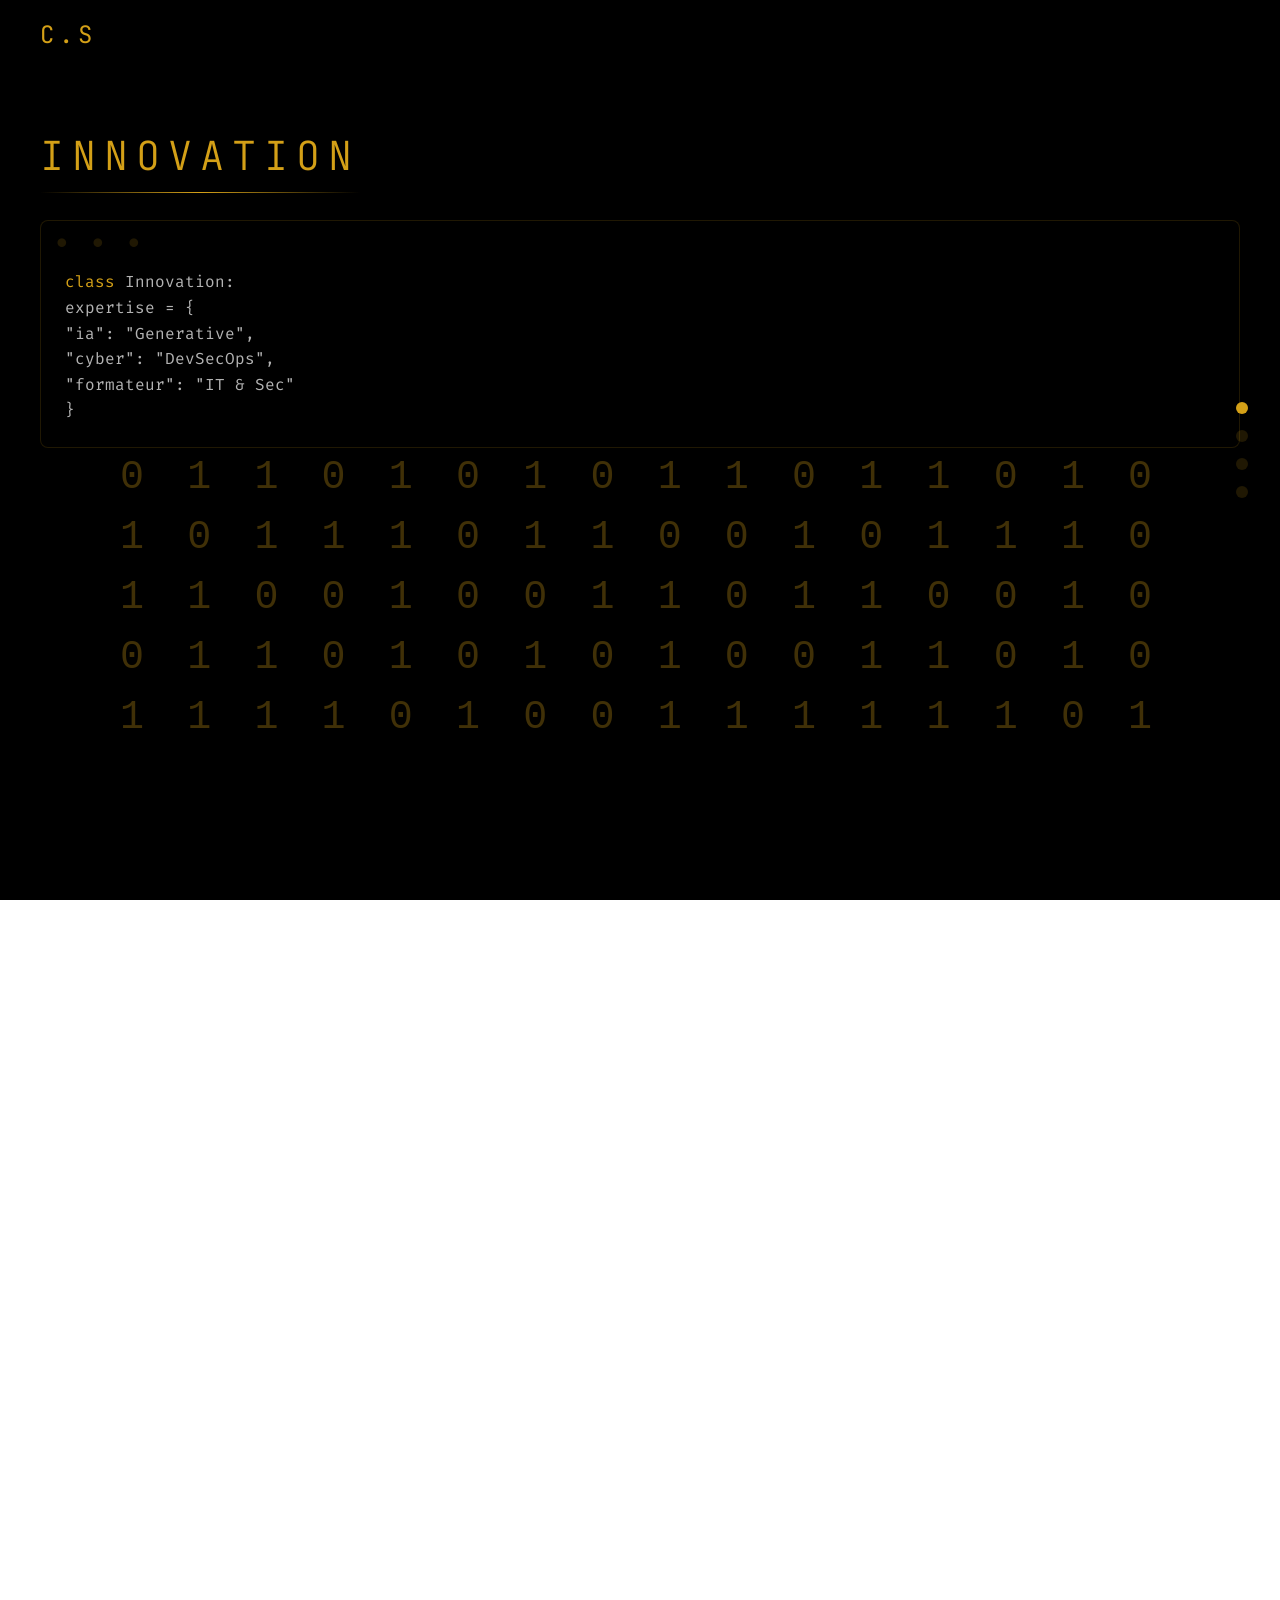
<file: index.html>
<!DOCTYPE html>
<html lang="fr">
<head>
  <meta charset="UTF-8">
  <meta name="viewport" content="width=device-width, initial-scale=1">
  <title>Clément Serriere • Innovation IT</title>

  <link rel="preconnect" href="https://fonts.cdnfonts.com">
  <link rel="stylesheet" href="https://fonts.cdnfonts.com/css/cyberpunk-is-not-dead">
  <link href="https://cdnjs.cloudflare.com/ajax/libs/font-awesome/6.5.1/css/all.min.css" rel="stylesheet">
  <link href="https://fonts.googleapis.com/css2?family=JetBrains+Mono:wght@300;400&display=swap&v=3.0.3" rel="stylesheet">
  <link href="https://fonts.googleapis.com/css2?family=Fira+Code:wght@400;500&display=swap" rel="stylesheet">

  <!-- Lien vers la feuille de style -->
  <link rel="stylesheet" href="css/styles.css">
</head>

<body>
  <div class="background-overlay"></div>
  <div class="matrix"></div>

  <header>
    <nav class="nav">
      <a class="logo" href="#">C.S</a>
    </nav>
  </header>

  <nav class="dots">
    <div class="orb" data-section="intro"></div>
    <div class="orb" data-section="expertise"></div>
    <div class="orb" data-section="tech"></div>
    <div class="orb" data-section="creation"></div>
  </nav>

  <main>

    <!-- Section #intro -->
    <section id="intro">
      <div class="container">
        <h1 class="title">Innovation</h1>

        <div class="code">
          <div class="fade typing">
            <span>class</span> Innovation:<br>
            expertise = {<br>
              "ia": "Generative",<br>
              "cyber": "DevSecOps",<br>
              "formateur": "IT & Sec"<br>
            }<br>
          </div>
          <div class="section-visual">
          </div>
        </div>
				
		<svg viewBox="0 0 300 80" xmlns="http://www.w3.org/2000/svg" preserveAspectRatio="none">
		  <defs>
			<!-- Zone d’affichage -->
			<clipPath id="scrollMask">
			  <rect x="0" y="0" width="300" height="80"></rect>
			</clipPath>
		  </defs>

		  <style>
			text {
			  fill: rgba(212,160,23,0.3);
			  font-family: monospace;
			  font-size: 10px;
			  letter-spacing: 0.15rem;
			}
			/* Le groupe va défiler verticalement de façon continue */
			#scrollGroup {
			  animation: infiniteScroll 5s linear infinite;
			}
			@keyframes infiniteScroll {
			  0%   { transform: translateY(0); }
			  100% { transform: translateY(-120px); }
			}
		  </style>

		  <!-- On masque tout ce qui sort de 300x80 -->
		  <g clip-path="url(#scrollMask)" id="scrollGroup">
			<!-- Premier bloc de lignes (0->80) -->
			<text x="20" y="10">0 1 1 0 1 0 1 0 1 1 0 1 1 0 1 0</text>
			<text x="20" y="25">1 0 1 1 1 0 1 1 0 0 1 0 1 1 1 0</text>
			<text x="20" y="40">1 1 0 0 1 0 0 1 1 0 1 1 0 0 1 0</text>
			<text x="20" y="55">0 1 1 0 1 0 1 0 1 0 0 1 1 0 1 0</text>
			<text x="20" y="70">1 1 1 1 0 1 0 0 1 1 1 1 1 1 0 1</text>

			<!-- Deuxième bloc identique (80->160), pour le défilement sans “vide” -->
			<text x="20" y="90">0 1 1 0 1 0 1 0 1 1 0 1 1 0 1 0</text>
			<text x="20" y="105">1 0 1 1 1 0 1 1 0 0 1 0 1 1 1 0</text>
			<text x="20" y="120">1 1 0 0 1 0 0 1 1 0 1 1 0 0 1 0</text>
			<text x="20" y="135">0 1 1 0 1 0 1 0 1 0 0 1 1 0 1 0</text>
			<text x="20" y="150">1 1 1 1 0 1 0 0 1 1 1 1 1 1 0 1</text>
		  </g>
		</svg>
		
      </div>
    </section>

    <!-- Section #expertise -->
    <section id="expertise">
      <div class="container">
        <h2 class="title">Expertise</h2>
        <div class="grid">
          
          <!-- IA (avec circuit zigzag) -->
          <div class="card">
            <h3>Intelligence Artificielle</h3>
            <p>Génératif, Architectures RAG, LLM, ELK stack</p>
            <div class="skills">
              <span class="item pulse">IT</span>
              <span class="item pulse">Python</span>
              <span class="item pulse">Deep Learning</span>
            </div>
            <!-- Circuit animé -->
            <svg viewBox="0 0 400 200" preserveAspectRatio="none" xmlns="http://www.w3.org/2000/svg">
              <defs>
                <linearGradient id="circuitGradient" x1="0%" y1="0%" x2="100%" y2="0%">
                  <stop offset="0%" stop-color="rgba(212,160,23,0)" />
                  <stop offset="50%" stop-color="rgba(212,160,23,0.7)">
                    <animate attributeName="offset"
                             values="0;1;0"
                             dur="2.5s"
                             repeatCount="indefinite" />
                  </stop>
                  <stop offset="100%" stop-color="rgba(212,160,23,0)" />
                </linearGradient>
              </defs>
              <style>
                path {
                  stroke: url(#circuitGradient);
                  stroke-width: 2;
                  fill: none;
                  stroke-linecap: round;
                  stroke-dasharray: 6;
                  stroke-dashoffset: 30;
                  animation: dashMove 2s linear infinite;
                }
                @keyframes dashMove {
                  to { stroke-dashoffset: 0; }
                }
              </style>
              <path d="M50,100 H100 V50 H150 V150
                       H200 V75 H250 V125 H300 V50 H350"/>
            </svg>
          </div>

          <!-- Cybersécurité (avec Mandala) -->
          <div class="card">
            <h3>Cybersécurité</h3>
            <p>Analyse, Protection, Formation</p>
            <div class="skills">
              <span class="item">Ethical Hacking</span>
              <span class="item">Sécurité Offensive</span>
              <span class="item">DevSecOps</span>
            </div>
            <!-- Mandala stylisé, correctement centré -->
            <svg viewBox="0 0 400 200" preserveAspectRatio="xMidYMid meet" xmlns="http://www.w3.org/2000/svg">
              <style>
                circle {
                  fill: rgba(212,160,23,0.1);
                  stroke: rgba(212,160,23,0.7);
                  stroke-width: 2;
                }
                .ring {
                  animation: rotateRing 8s linear infinite;
                  transform-origin: 200px 100px; /* Centre du viewBox */
                }
                .pulse {
                  animation: pulseMandala 4s ease-in-out infinite;
                }
                @keyframes rotateRing {
                  0%   { transform: rotate(0deg); }
                  100% { transform: rotate(360deg); }
                }
                @keyframes pulseMandala {
                  0%, 100% { r: 10; }
                  50% { r: 15; }
                }
              </style>
              <!-- Cercle central pulsant, centré sur (200,100) -->
              <circle cx="200" cy="100" r="10" class="pulse" />
              <!-- Anneau tournant (4 cercles autour) -->
              <g class="ring">
                <circle cx="130" cy="100" r="5" />
                <circle cx="200" cy="40"  r="5" />
                <circle cx="270" cy="100" r="5" />
                <circle cx="200" cy="160" r="5" />
              </g>
            </svg>
          </div>

        </div>
      </div>
    </section>

    <!-- Section #tech -->
    <section id="tech">
      <div class="container">
        <h2 class="title">Technologies</h2>

        <div class="section-visual">
          <!-- (Optionnel) Vous pouvez ajouter un SVG de fond ici si nécessaire -->
        </div>

        <div class="grid">
          
          <!-- Infrastructure (Serveur clignotant HORIZONTAL) -->
          <div class="card">
            <h3>Infrastructure</h3>
            <div class="skills">
              <span class="item pulse">Networks</span>
              <span class="item pulse">Linux</span>
              <span class="item pulse">Windows/Server</span>
              <span class="item glow">Docker</span>
            </div>
            <!-- Serveur Clignotant, LED alignées horizontalement -->
            <svg viewBox="0 0 400 200" preserveAspectRatio="none" xmlns="http://www.w3.org/2000/svg">
              <style>
                /* Réutilise blinkLED, LED clignotent en décalé */
                .led {
                  fill: rgba(212,160,23,0.7);
                  animation: blinkLED 2s infinite;
                }
                .led:nth-child(odd) {
                  animation-delay: 1s;
                }
                @keyframes blinkLED {
                  0%, 100% {
                    opacity: 0.3;
                  }
                  50% {
                    opacity: 1;
                  }
                }
              </style>
              <!-- 5 voyants alignés horizontalement (même y=100, x progressif) -->
              <circle cx="80"  cy="100" r="5" class="led" />
              <circle cx="120" cy="100" r="5" class="led" />
              <circle cx="160" cy="100" r="5" class="led" />
              <circle cx="200" cy="100" r="5" class="led" />
              <circle cx="240" cy="100" r="5" class="led" />
            </svg>
          </div>

          <!-- Développement (Forme qui passe carré -> cercle) -->
          <div class="card">
            <h3>Développement</h3>
            <div class="skills">
              <span class="item pulse">Python</span>
              <span class="item pulse">API</span>
              <span class="item pulse">Automatisation</span>
              <span class="item glow">Full-Stack</span>
            </div>
            <svg viewBox="0 0 400 200" preserveAspectRatio="none" xmlns="http://www.w3.org/2000/svg">
              <style>
                rect {
                  fill: rgba(212,160,23,0.4);
                  stroke: rgba(212,160,23,0.8);
                  stroke-width: 2;
                  rx: 0;
                  ry: 0;
                  transform-origin: 200px 100px; /* Centre */
                  animation: shapeSpin 4s infinite ease-in-out;
                }
                @keyframes shapeSpin {
                  0% {
                    transform: rotate(0deg);
                    rx: 0; ry: 0;
                  }
                  50% {
                    transform: rotate(180deg);
                    rx: 50; ry: 50; /* devient un cercle */
                  }
                  100% {
                    transform: rotate(360deg);
                    rx: 0; ry: 0;
                  }
                }
              </style>
              <!-- Rectangle centré dans 400x200 -->
              <rect x="150" y="50" width="100" height="100" />
            </svg>
          </div>

        </div>
      </div>
    </section>

    <!-- Section #creation -->
    <section id="creation">
      <div class="container">
        <h2 class="title">Création</h2>

        <div class="section-visual">
          <!-- (Optionnel) Un SVG de décor supplémentaire -->
        </div>

        <div class="grid">
          <div class="card">
            <a class="anchor" href="https://github.com/feelthefonk">
              <h3>Digital <i class="fab fa-github"></i></h3>
              <p>Design • Innovation • Harmonie</p>
            </a>
          </div>
            <!-- Triple vague animée -->
            <svg viewBox="0 0 400 200" preserveAspectRatio="none" xmlns="http://www.w3.org/2000/svg">
              <style>
                path {
                  fill: none;
                  stroke: rgba(212,160,23,0.6);
                  stroke-width: 2;
                  animation: waveShift 6s ease-in-out infinite;
                }
                path:nth-child(2) {
                  stroke: rgba(212,160,23,0.4);
                  animation-delay: 2s;
                }
                path:nth-child(3) {
                  stroke: rgba(212,160,23,0.8);
                  animation-delay: 4s;
                }
                @keyframes waveShift {
                  0%, 100% {
                    d: path("M0,100 C100,50 300,150 400,100");
                  }
                  50% {
                    d: path("M0,100 C100,150 300,50 400,100");
                  }
                }
              </style>
              <path d="M0,100 C100,50 300,150 400,100" />
              <path d="M0,100 C100,50 300,150 400,100" />
              <path d="M0,100 C100,50 300,150 400,100" />
            </svg>
          <div class="card">
            <a class="anchor" href="https://soundcloud.com/clement-serriere">
              <h3>Musique <i class="fab fa-soundcloud"></i></h3>
              <p>Jazz • Funk • Underground</p>
            </a>
          </div>
        </div>
      </div>
    </section>
  </main>

  <footer>
    <div class="social">
      <a class="icon" href="https://github.com/feelthefonk">
        <i class="fab fa-github"></i>
      </a>
      <a class="icon" href="https://soundcloud.com/clement-serriere">
        <i class="fab fa-soundcloud"></i>
      </a>
    </div>
  </footer>

  <!-- Votre scripts.js -->
  <script src="js/scripts.js"></script>
</body>
</html>
</file>
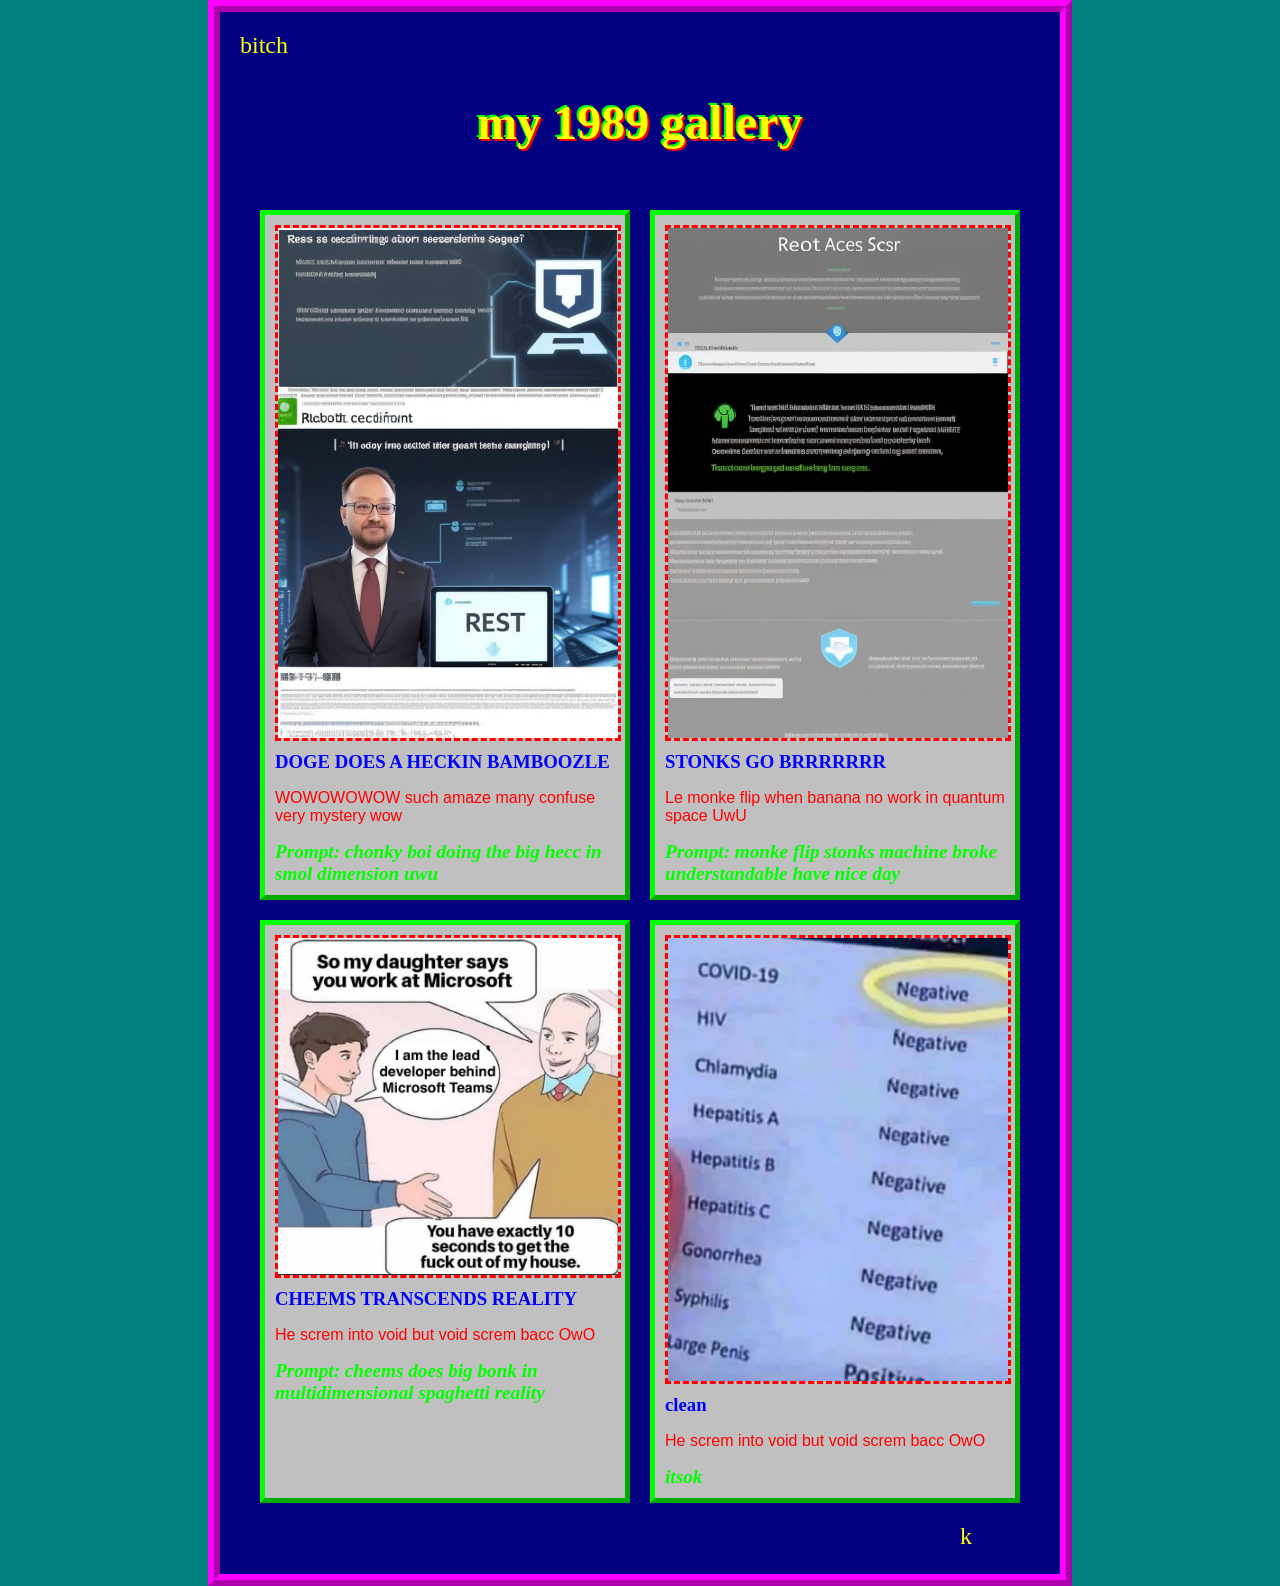
<file: img.html>
<!DOCTYPE html>
<html lang="uwu">
<head>
    <meta charset="UwU-8">
    <meta name="viewport" content="width=device-width, initial-scale=1.0">
    <title>lel</title>
    <style>
        body {
            margin: 0;
            background: #008080;
            color: #FF00FF;
            font-family: 'Comic Sans MS', cursive;
            background-image: url('https://web.archive.org/web/19990117032727im_/http://www.geocities.com/Area51/Corridor/5177/stars.gif');
        }
        .container {
            max-width: 800px;
            margin: 0 auto;
            padding: 20px;
            border: 12px ridge #ff00ff;
            background: #000080;
        }
        h1 {
            text-align: center;
            color: #ffff00;
            margin-bottom: 40px;
            text-shadow: 2px 2px #ff0000, -2px -2px #00ff00;
            font-size: 48px;
            animation: rainbow 1s infinite;
        }
        .gallery {
            display: grid;
            grid-template-columns: repeat(auto-fit, minmax(300px, 1fr));
            gap: 20px;
            padding: 20px;
        }
        .gallery-item {
            border: 5px outset #00ff00;
            padding: 10px;
            background: #c0c0c0;
            cursor: url('https://web.archive.org/web/19990117032727im_/http://www.geocities.com/Area51/Corridor/5177/pointer.cur'), auto;
        }
        .gallery-item:hover {
            border-style: inset;
            background: #808080;
        }
        .gallery-item img {
            width: 100%;
            height: auto;
            display: block;
            margin-bottom: 10px;
            border: 3px dashed #ff0000;
        }
        .gallery-item h3 {
            color: #0000ff;
            margin: 10px 0;
            font-family: 'Papyrus', fantasy;
            text-decoration: blink;
        }
        .gallery-item p {
            color: #ff0000;
            font-family: 'Wingdings', sans-serif;
        }
        .prompt {
            font-family: 'Times New Roman', serif;
            color: #00ff00;
            margin-top: 10px;
            font-size: 1.2em;
            font-weight: bold;
            font-style: italic;
        }
        marquee {
            color: #ffff00;
            font-size: 24px;
        }
        @media (max-width: 600px) {
            .gallery {
                grid-template-columns: 1fr;
            }
        }
    </style>
</head>
<body>
    <div class="container">
        <marquee direction="down" behavior="alternate">bitch</marquee>
        <h1>my 1989 gallery</h1>
        
        <div class="gallery">
            <div class="gallery-item">
                <img src="img/1.jpg" alt="Bonk">
                <h3>DOGE DOES A HECKIN BAMBOOZLE</h3>
                <p>WOWOWOWOW such amaze many confuse very mystery wow</p>
                <div class="prompt">Prompt: chonky boi doing the big hecc in smol dimension uwu</div>
            </div>

            <div class="gallery-item">
                <img src="img/2.jpg" alt="Stonks">
                <h3>STONKS GO BRRRRRRR</h3>
                <p>Le monke flip when banana no work in quantum space UwU</p>
                <div class="prompt">Prompt: monke flip stonks machine broke understandable have nice day</div>
            </div>

            <div class="gallery-item">
                <img src="img/3.png" alt="Cursed">
                <h3>CHEEMS TRANSCENDS REALITY</h3>
                <p>He screm into void but void screm bacc OwO</p>
                <div class="prompt">Prompt: cheems does big bonk in multidimensional spaghetti reality</div>
            </div>
            <div class="gallery-item">
                <img src="img/4.webp" alt="Cursed">
                <h3>clean</h3>
                <p>He screm into void but void screm bacc OwO</p>
                <div class="prompt">itsok</div>
            </div>
        </div>
        <marquee>k</marquee>
    </div>
</body>
</html>
</file>
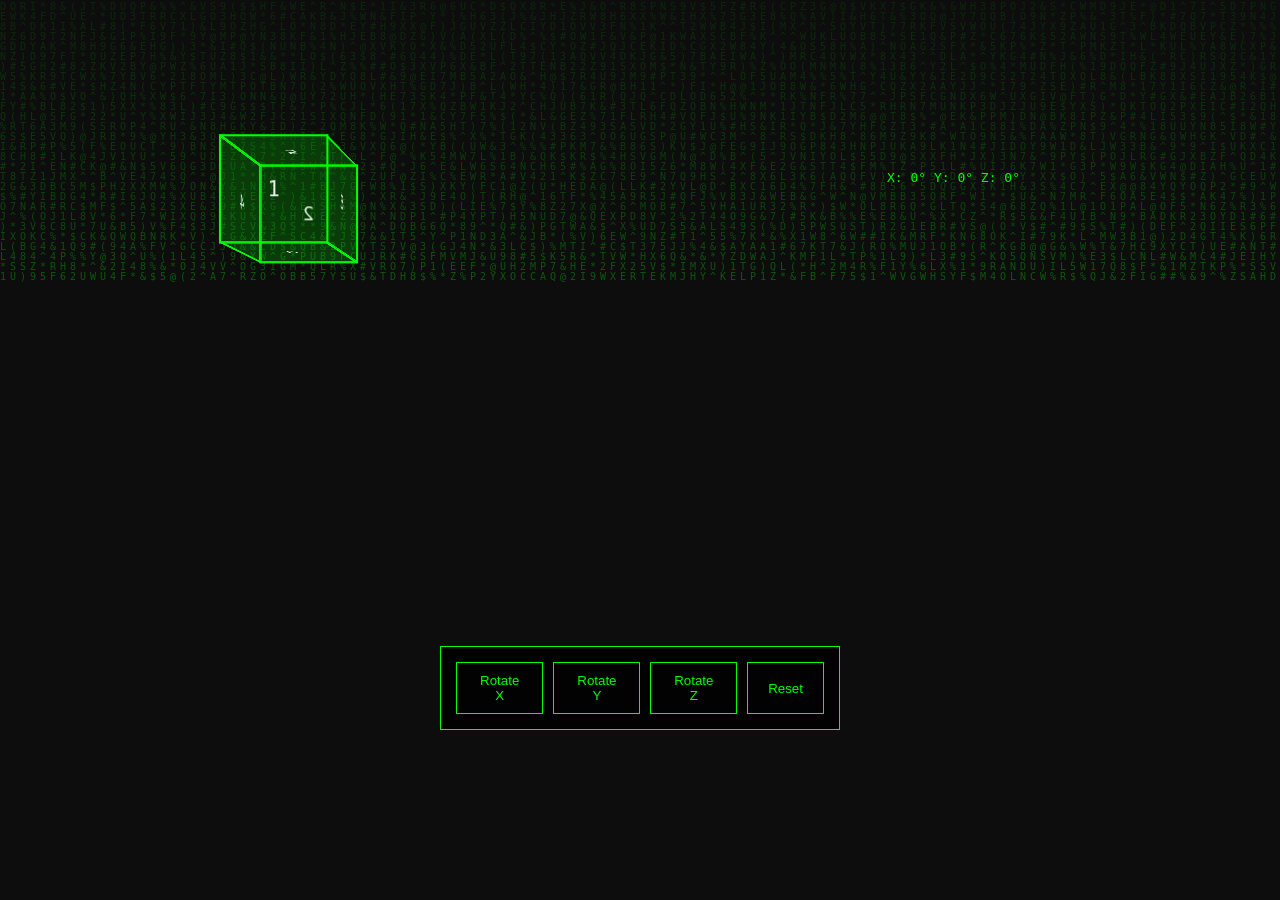
<file: levels/10.html>
<!DOCTYPE html>
<html lang="fr">
<head>
    <meta charset="UTF-8">
    <style>
        :root {
            --primary: #00ff00;
            --dark: #111;
            --light: #eee;
        }

        body {
            background: var(--dark);
            color: var(--light);
            font-family: monospace;
            margin: 0;
            overflow: hidden;
            height: 100vh;
            display: flex;
            align-items: center;
            justify-content: center;
        }

        .reality-container {
            position: relative;
            width: 800px;
            height: 600px;
            perspective: 1000px;
            transform-style: preserve-3d;
        }

        .cube {
            position: absolute;
            width: 100px;
            height: 100px;
            transform-style: preserve-3d;
            transition: transform 0.5s ease;
        }

        .cube-face {
            position: absolute;
            width: 100%;
            height: 100%;
            border: 2px solid var(--primary);
            background: rgba(0, 255, 0, 0.1);
            backface-visibility: visible;
            display: flex;
            align-items: center;
            justify-content: center;
            font-size: 1.5em;
            cursor: pointer;
            transition: background 0.3s;
        }

        .cube-face:hover {
            background: rgba(0, 255, 0, 0.3);
        }

        .face-front  { transform: translateZ(50px); }
        .face-back   { transform: translateZ(-50px) rotateY(180deg); }
        .face-right  { transform: translateX(50px) rotateY(90deg); }
        .face-left   { transform: translateX(-50px) rotateY(-90deg); }
        .face-top    { transform: translateY(-50px) rotateX(90deg); }
        .face-bottom { transform: translateY(50px) rotateX(-90deg); }

        .control-panel {
            position: absolute;
            bottom: 20px;
            left: 50%;
            transform: translateX(-50%);
            display: flex;
            gap: 10px;
            padding: 15px;
            background: rgba(0, 0, 0, 0.8);
            border: 1px solid var(--primary);
        }

        .control-btn {
            padding: 10px 20px;
            background: none;
            border: 1px solid var(--primary);
            color: var(--primary);
            cursor: pointer;
            transition: all 0.3s;
        }

        .control-btn:hover {
            background: var(--primary);
            color: var(--dark);
        }

        .coords-display {
            position: absolute;
            top: 20px;
            right: 20px;
            font-family: monospace;
            color: var(--primary);
        }

        .matrix-rain {
            position: fixed;
            top: 0;
            left: 0;
            width: 100%;
            height: 100%;
            pointer-events: none;
            z-index: -1;
            opacity: 0.3;
        }

        @keyframes glitch {
            0% {
                transform: translate(0);
            }
            20% {
                transform: translate(-5px, 5px);
            }
            40% {
                transform: translate(-5px, -5px);
            }
            60% {
                transform: translate(5px, 5px);
            }
            80% {
                transform: translate(5px, -5px);
            }
            100% {
                transform: translate(0);
            }
        }

        .glitch {
            animation: glitch 0.3s infinite;
        }
    </style>
</head>
<body>
    <div class="reality-container">
        <div class="cube" id="puzzle-cube">
            <div class="cube-face face-front" data-face="front">1</div>
            <div class="cube-face face-back" data-face="back">2</div>
            <div class="cube-face face-right" data-face="right">3</div>
            <div class="cube-face face-left" data-face="left">4</div>
            <div class="cube-face face-top" data-face="top">5</div>
            <div class="cube-face face-bottom" data-face="bottom">6</div>
        </div>

        <div class="control-panel">
            <button class="control-btn" data-action="rotateX">Rotate X</button>
            <button class="control-btn" data-action="rotateY">Rotate Y</button>
            <button class="control-btn" data-action="rotateZ">Rotate Z</button>
            <button class="control-btn" data-action="reset">Reset</button>
        </div>

        <div class="coords-display">
            X: <span id="x-coord">0</span>°
            Y: <span id="y-coord">0</span>°
            Z: <span id="z-coord">0</span>°
        </div>
    </div>

    <canvas id="matrix-rain" class="matrix-rain"></canvas>

    <script>
        class RealityPuzzle {
            constructor() {
                this.cube = document.getElementById('puzzle-cube');
                this.rotationX = 0;
                this.rotationY = 0;
                this.rotationZ = 0;
                this.solution = [90, 180, 270]; // Solution angles
                this.setupControls();
                this.updateDisplay();
                this.initMatrixRain();
            }

            setupControls() {
                document.querySelectorAll('.control-btn').forEach(btn => {
                    btn.addEventListener('click', (e) => {
                        const action = e.target.dataset.action;
                        switch(action) {
                            case 'rotateX':
                                this.rotate('X', 90);
                                break;
                            case 'rotateY':
                                this.rotate('Y', 90);
                                break;
                            case 'rotateZ':
                                this.rotate('Z', 90);
                                break;
                            case 'reset':
                                this.reset();
                                break;
                        }
                    });
                });
            }

            rotate(axis, degrees) {
                switch(axis) {
                    case 'X':
                        this.rotationX = (this.rotationX + degrees) % 360;
                        break;
                    case 'Y':
                        this.rotationY = (this.rotationY + degrees) % 360;
                        break;
                    case 'Z':
                        this.rotationZ = (this.rotationZ + degrees) % 360;
                        break;
                }
                this.updateCube();
                this.checkSolution();
            }

            updateCube() {
                this.cube.style.transform = `rotateX(${this.rotationX}deg) rotateY(${this.rotationY}deg) rotateZ(${this.rotationZ}deg)`;
                this.updateDisplay();
            }

            updateDisplay() {
                document.getElementById('x-coord').textContent = this.rotationX;
                document.getElementById('y-coord').textContent = this.rotationY;
                document.getElementById('z-coord').textContent = this.rotationZ;
            }

            reset() {
                this.rotationX = 0;
                this.rotationY = 0;
                this.rotationZ = 0;
                this.updateCube();
            }

            checkSolution() {
                if (this.rotationX === this.solution[0] &&
                    this.rotationY === this.solution[1] &&
                    this.rotationZ === this.solution[2]) {
                    this.solve();
                }
            }

            solve() {
                document.querySelectorAll('.cube-face').forEach(face => {
                    face.classList.add('glitch');
                });
                setTimeout(() => {
                    alert('Reality bent. Next level unlocked.');
                    // Implement level transition here
                }, 1000);
            }

            initMatrixRain() {
                const canvas = document.getElementById('matrix-rain');
                const ctx = canvas.getContext('2d');
                canvas.width = window.innerWidth;
                canvas.height = window.innerHeight;

                const matrix = "ABCDEFGHIJKLMNOPQRSTUVWXYZ123456789@#$%^&*()*&^%";
                const fontSize = 10;
                const columns = canvas.width/fontSize;
                const drops = Array(Math.floor(columns)).fill(1);

                function draw() {
                    ctx.fillStyle = 'rgba(0, 0, 0, 0.04)';
                    ctx.fillRect(0, 0, canvas.width, canvas.height);
                    
                    ctx.fillStyle = '#0F0';
                    ctx.font = fontSize + 'px monospace';

                    for(let i = 0; i < drops.length; i++) {
                        const text = matrix[Math.floor(Math.random() * matrix.length)];
                        ctx.fillText(text, i * fontSize, drops[i] * fontSize);
                        
                        if(drops[i] * fontSize > canvas.height && Math.random() > 0.975) {
                            drops[i] = 0;
                        }
                        drops[i]++;
                    }
                }

                setInterval(draw, 35);
            }
        }

        // Initialize puzzle when page loads
        document.addEventListener('DOMContentLoaded', () => {
            const puzzle = new RealityPuzzle();
        });
    </script>
</body>
</html>
</file>
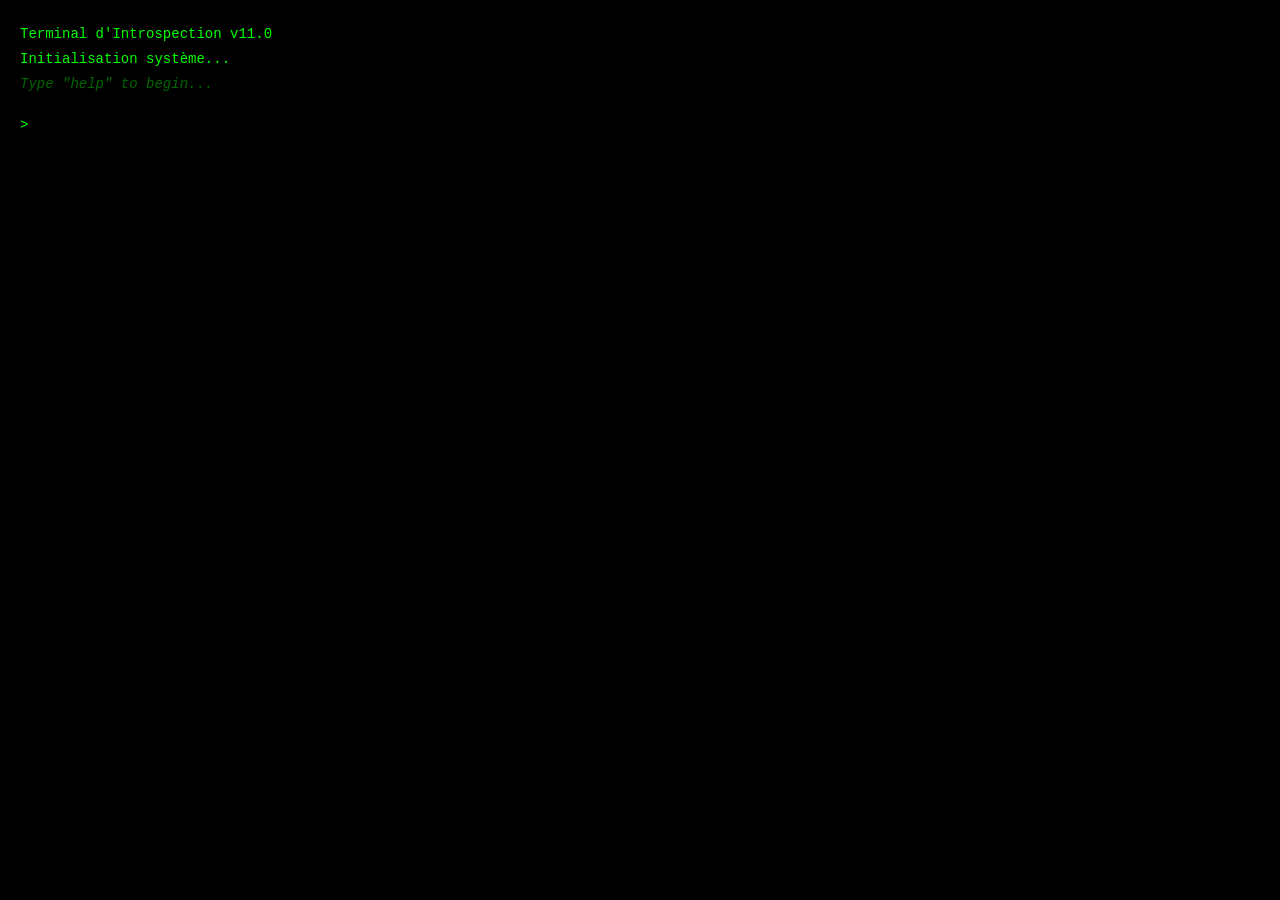
<file: levels/11.html>
<!DOCTYPE html>
<html lang="fr">
<head>
    <meta charset="UTF-8">
    <style>
        :root {
            --terminal-bg: #000;
            --terminal-text: #0f0;
            --terminal-hint: #0f06;
            --terminal-error: #f00;
            --terminal-success: #0f0;
            --glitch-color: #0f0;
        }

        * {
            margin: 0;
            padding: 0;
            box-sizing: border-box;
        }

        body {
            background: var(--terminal-bg);
            color: var(--terminal-text);
            font-family: 'Courier New', monospace;
            font-size: 14px;
            line-height: 1.5;
            height: 100vh;
            overflow: hidden;
        }

        #terminal {
            height: 100vh;
            padding: 20px;
            overflow-y: auto;
            position: relative;
        }

        #output {
            margin-bottom: 20px;
        }

        .command-line {
            display: flex;
            align-items: center;
            gap: 8px;
            position: relative;
        }

        .prompt {
            color: var(--terminal-text);
        }

        #input {
            background: transparent;
            border: none;
            color: var(--terminal-text);
            font-family: inherit;
            font-size: inherit;
            width: calc(100% - 20px);
            outline: none;
        }

        .line {
            margin: 4px 0;
            opacity: 0;
            animation: fadeIn 0.3s forwards;
        }

        .error {
            color: var(--terminal-error);
        }

        .success {
            color: var(--terminal-success);
        }

        .hint {
            color: var(--terminal-hint);
            font-style: italic;
        }

        .hidden {
            opacity: 0;
            user-select: none;
        }

        .hidden:hover {
            opacity: 0.7;
        }

        @keyframes fadeIn {
            from { opacity: 0; }
            to { opacity: 1; }
        }

        @keyframes glitch {
            0% { transform: translate(0) }
            20% { transform: translate(-2px, 2px) }
            40% { transform: translate(-2px, -2px) }
            60% { transform: translate(2px, 2px) }
            80% { transform: translate(2px, -2px) }
            100% { transform: translate(0) }
        }

        .glitch {
            animation: glitch 0.3s infinite;
        }

        #cursor {
            display: inline-block;
            width: 8px;
            height: 15px;
            background: var(--terminal-text);
            animation: blink 1s infinite;
        }

        @keyframes blink {
            50% { opacity: 0; }
        }
    </style>
</head>
<body>
    <div id="terminal">
        <div id="output"></div>
        <div class="command-line">
            <span class="prompt">></span>
            <input type="text" id="input" autofocus spellcheck="false">
        </div>
    </div>

    <script>
        class Terminal {
            constructor() {
                this.terminal = document.getElementById('terminal');
                this.output = document.getElementById('output');
                this.input = document.getElementById('input');
                this.state = {
                    connected: false,
                    authenticated: false,
                    synchronized: false,
                    level: 11
                };
                this.commandHistory = [];
                this.historyIndex = -1;
                this.validCommands = new Set(['help', 'status', 'scan', 'connect', 'query', 'execute']);
                this.setupEventListeners();
                this.initialize();
            }

            initialize() {
                this.print('Terminal d\'Introspection v11.0', 'line');
                this.print('Initialisation système...', 'line');
                this.print('Type "help" to begin...', 'hint');
            }

            setupEventListeners() {
                this.input.addEventListener('keydown', (e) => {
                    if (e.key === 'Enter') {
                        const command = this.input.value.trim();
                        if (command) {
                            this.processCommand(command);
                            this.commandHistory.push(command);
                            this.historyIndex = this.commandHistory.length;
                            this.input.value = '';
                        }
                    } else if (e.key === 'ArrowUp') {
                        e.preventDefault();
                        if (this.historyIndex > 0) {
                            this.historyIndex--;
                            this.input.value = this.commandHistory[this.historyIndex];
                        }
                    } else if (e.key === 'ArrowDown') {
                        e.preventDefault();
                        if (this.historyIndex < this.commandHistory.length - 1) {
                            this.historyIndex++;
                            this.input.value = this.commandHistory[this.historyIndex];
                        } else {
                            this.input.value = '';
                            this.historyIndex = this.commandHistory.length;
                        }
                    }
                });
            }

            print(text, className = '', delay = 0) {
                setTimeout(() => {
                    const line = document.createElement('div');
                    line.textContent = text;
                    line.className = className;
                    this.output.appendChild(line);
                    this.terminal.scrollTop = this.terminal.scrollHeight;
                }, delay);
            }

            printHint(text, delay = 1000) {
                this.print(text, 'hint hidden', delay);
            }

            processCommand(command) {
                this.print(`> ${command}`, 'line');
                const [cmd, ...args] = command.toLowerCase().split(' ');

                if (!this.validCommands.has(cmd)) {
                    this.print('Commande non reconnue.', 'error');
                    return;
                }

                switch (cmd) {
                    case 'help':
                        this.showHelp();
                        break;
                    case 'status':
                        this.showStatus();
                        break;
                    case 'scan':
                        this.performScan();
                        break;
                    case 'connect':
                        this.tryConnect(args[0]);
                        break;
                    case 'query':
                        this.querySystem(args[0]);
                        break;
                    case 'execute':
                        this.executeCommand(args);
                        break;
                }
            }

            showHelp() {
                this.print('\nCommandes disponibles:', 'line');
                this.print('- status       : État du système', 'line');
                this.print('- scan         : Analyse de l\'environnement', 'line');
                this.print('- connect      : Établir une connexion', 'line');
                this.print('- query        : Interroger la base', 'line');
                this.print('- execute      : Exécuter une séquence', 'line');
                this.print('\nNote: Certaines commandes requièrent des paramètres spécifiques.', 'line');
                this.printHint('L\'état du système révèle toujours quelque chose...');
            }

            showStatus() {
                this.print('\nÉtat: ' + (this.state.connected ? 'CONNECTÉ' : 'DÉCONNECTÉ'), 'line');
                this.print('Protocole: ' + (this.state.authenticated ? 'ACTIF' : 'INACTIF'), 'line');
                this.print('Accès: ' + (this.state.synchronized ? 'ACCORDÉ' : 'RESTREINT'), 'line');
                this.print('Nœuds détectés: 1', 'line');
                this.printHint('Un scan pourrait révéler d\'autres nœuds...');
            }

            performScan() {
                this.print('\nAnalyse en cours...', 'line');
                setTimeout(() => {
                    this.print('Nœuds détectés:', 'line');
                    this.print('- LOCAL (127.0.0.1)', 'line');
                    this.print('- MATRIX (7.3.1.4)', 'line');
                    this.print('- ZION (12.1.9.99)', 'line');
                    this.printHint('Une connexion doit être établie...');
                }, 1000);
            }

            tryConnect(ip) {
                if (!ip) {
                    this.print('Erreur: Adresse IP requise', 'error');
                    return;
                }

                if (ip === '7.3.1.4') {
                    if (!this.state.synchronized) {
                        this.print('\nTentative de connexion à MATRIX...', 'line');
                        this.print('ERREUR: Authentification requise', 'error');
                        this.printHint('query matrix_access pour les protocoles');
                    } else {
                        this.state.connected = true;
                        this.print('\nConnexion établie...', 'success');
                        this.print('Téléchargement des données...', 'line');
                        setTimeout(() => {
                            this.print('[MATRICE DÉVERROUILLÉE]', 'success');
                            this.transitionToNext();
                        }, 2000);
                    }
                } else {
                    this.print('Connexion refusée.', 'error');
                }
            }

            querySystem(param) {
                if (param === 'matrix_access') {
                    this.print('\nProtocoles d\'accès MATRIX:', 'line');
                    this.print('1. Reconnaissance de pattern', 'line');
                    this.print('2. Synchronisation temporelle', 'line');
                    this.print('3. Validation quantique', 'line');
                    this.print('\nFormat requis: execute quantum_sync [timestamp]', 'hint');
                } else {
                    this.print('Requête invalide.', 'error');
                }
            }

            executeCommand(args) {
                if (args[0] === 'quantum_sync' && args[1] === '314159') {
                    this.print('\nSynchronisation quantique initiée...', 'line');
                    setTimeout(() => {
                        this.print('Patterns détectés...', 'line');
                        this.print('Réalité en recalibration...', 'line');
                        this.print('ACCÈS ACCORDÉ', 'success');
                        this.state.synchronized = true;
                    }, 1000);
                } else {
                    this.print('Séquence invalide.', 'error');
                }
            }

            transitionToNext() {
                document.body.classList.add('glitch');
                setTimeout(() => {
                    this.print('\nBienvenue au niveau 12...', 'success');
                    setTimeout(() => {
                        window.location.href = '12.html';
                    }, 2000);
                }, 1000);
            }
        }

        // Initialisation du terminal
        document.addEventListener('DOMContentLoaded', () => {
            window.terminal = new Terminal();
        });
    </script>
</body>
</html>
</file>
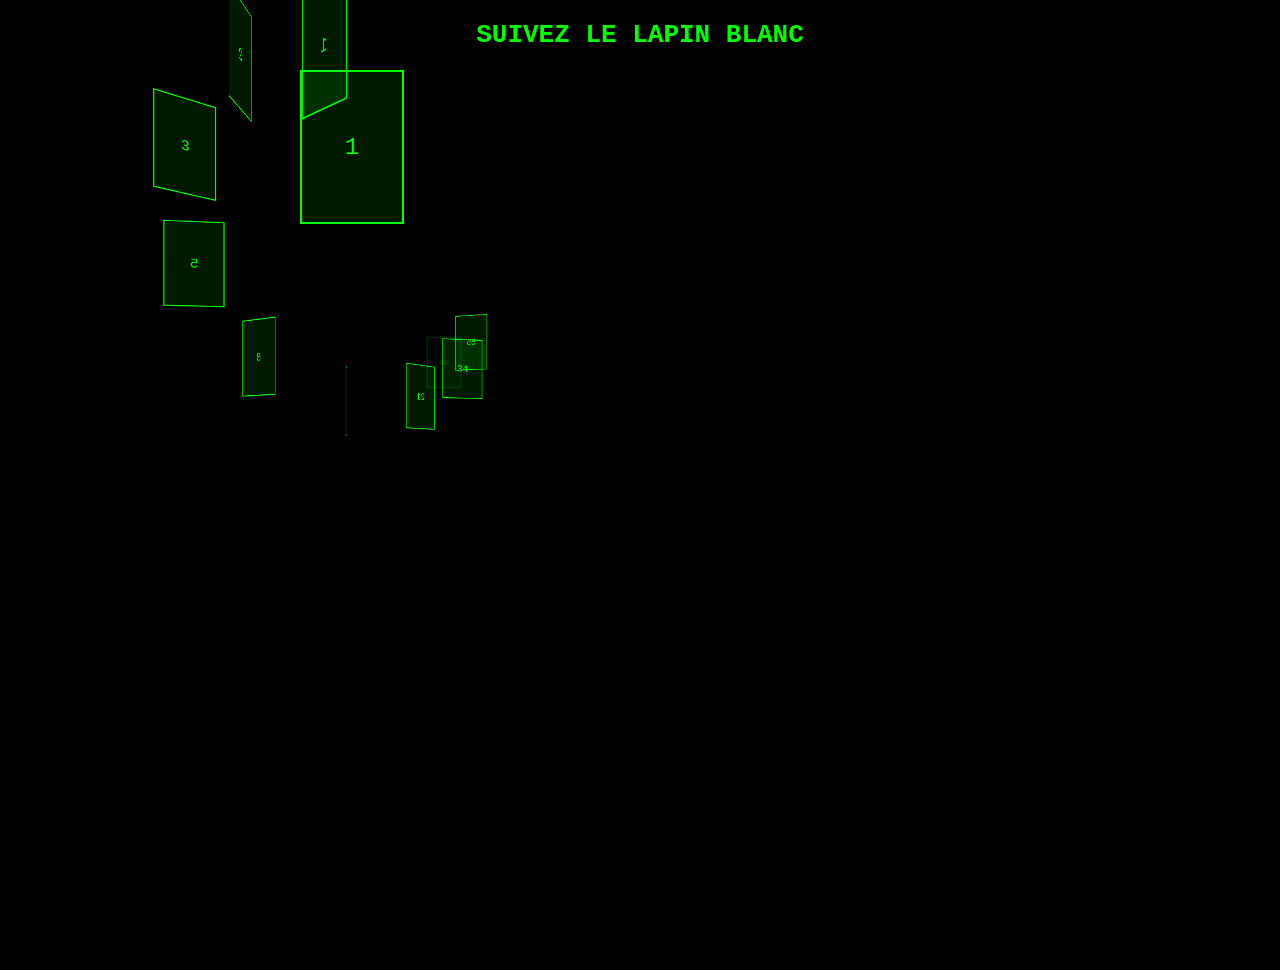
<file: levels/3.html>
<!DOCTYPE html>
<html>
<head>
    <style>
        :root {
            --fall-duration: 15s;
        }
        body, html {
            margin: 0;
            height: 100vh;
            background: #000;
            color: #0f0;
            font-family: monospace;
            overflow: hidden;
        }
        #falling-container {
            perspective: 1000px;
            height: 100vh;
            animation: fall var(--fall-duration) linear infinite;
        }
        #tunnel {
            position: relative;
            transform-style: preserve-3d;
            height: 100%;
        }
        .door {
            position: absolute;
            width: 100px;
            height: 150px;
            background: rgba(0, 255, 0, 0.1);
            border: 2px solid #0f0;
            display: flex;
            align-items: center;
            justify-content: center;
            font-size: 24px;
            cursor: pointer;
            transition: all 0.3s;
            transform-style: preserve-3d;
        }
        .door:hover {
            background: rgba(0, 255, 0, 0.3);
            transform: scale(1.1);
        }
        .matrix-code {
            position: fixed;
            top: 0;
            width: 100%;
            height: 100%;
            pointer-events: none;
            opacity: 0.1;
            z-index: -1;
        }
        @keyframes fall {
            from { transform: translateY(-100vh) rotateX(45deg); }
            to { transform: translateY(100vh) rotateX(45deg); }
        }
    </style>
</head>
<body>
    <div id="falling-container">
        <h1 style="text-align: center; margin: 20px;">SUIVEZ LE LAPIN BLANC</h1>
        <div id="tunnel"></div>
    </div>
    <canvas class="matrix-code"></canvas>

    <script>
        // Génération des portes avec la suite de Fibonacci
        const tunnel = document.getElementById('tunnel');
        let a = 1, b = 1;
        const positions = [];

        for(let i = 0; i < 10; i++) {
            const door = document.createElement('div');
            door.className = 'door';
            door.textContent = a;
            
            // Position 3D aléatoire mais logique
            const x = Math.cos(i * 137.5) * (300 - i * 20);
            const y = Math.sin(i * 137.5) * (300 - i * 20);
            const z = -i * 200;
            
            door.style.transform = `translate3d(${x}px, ${y}px, ${z}px) rotateY(${i * 137.5}deg)`;
            positions.push([x, y, z]);
            
            door.addEventListener('click', () => checkDoor(a));
            tunnel.appendChild(door);
            
            // Calcul du prochain nombre
            const temp = a + b;
            a = b;
            b = temp;
        }

        // Porte cachée (89)
        const hiddenDoor = document.createElement('div');
        hiddenDoor.className = 'door';
        hiddenDoor.textContent = '89';
        hiddenDoor.style.transform = `translate3d(0, 0, -2000px)`;
        hiddenDoor.style.opacity = '0.3';
        hiddenDoor.addEventListener('click', () => {
            window.location.href = '4.html';
        });
        tunnel.appendChild(hiddenDoor);

        // Effet Matrix
        const canvas = document.querySelector('.matrix-code');
        const ctx = canvas.getContext('2d');

        canvas.width = window.innerWidth;
        canvas.height = window.innerHeight;

        const chars = 'ABCDEFGHIJKLMNOPQRSTUVWXYZ123456789@#$%^&*()*&^%'.split('');
        const fontSize = 10;
        const columns = canvas.width / fontSize;
        const drops = Array(Math.floor(columns)).fill(1);

        function drawMatrix() {
            ctx.fillStyle = 'rgba(0, 0, 0, 0.05)';
            ctx.fillRect(0, 0, canvas.width, canvas.height);
            
            ctx.fillStyle = '#0F0';
            ctx.font = fontSize + 'px monospace';
            
            for (let i = 0; i < drops.length; i++) {
                const text = chars[Math.floor(Math.random() * chars.length)];
                ctx.fillText(text, i * fontSize, drops[i] * fontSize);
                
                if (drops[i] * fontSize > canvas.height && Math.random() > 0.975) {
                    drops[i] = 0;
                }
                drops[i]++;
            }
        }

        // Messages cachés en miroir dans la console
        console.log('%c.niart el zevius', 'color: #0f0');
        console.log('%c.emirp erbmon el zehcrehc', 'color: #0f0');
        console.log('%c.ecneuqés al zevuort', 'color: #0f0');

        function checkDoor(number) {
            if (number === 89) {
                window.location.href = '4.html';
            } else {
                // Animation de glitch sur erreur
                document.body.style.animation = 'glitch 0.3s linear';
                setTimeout(() => {
                    document.body.style.animation = '';
                }, 300);
            }
        }

        setInterval(drawMatrix, 50);
    </script>
</body>
</html>
</file>
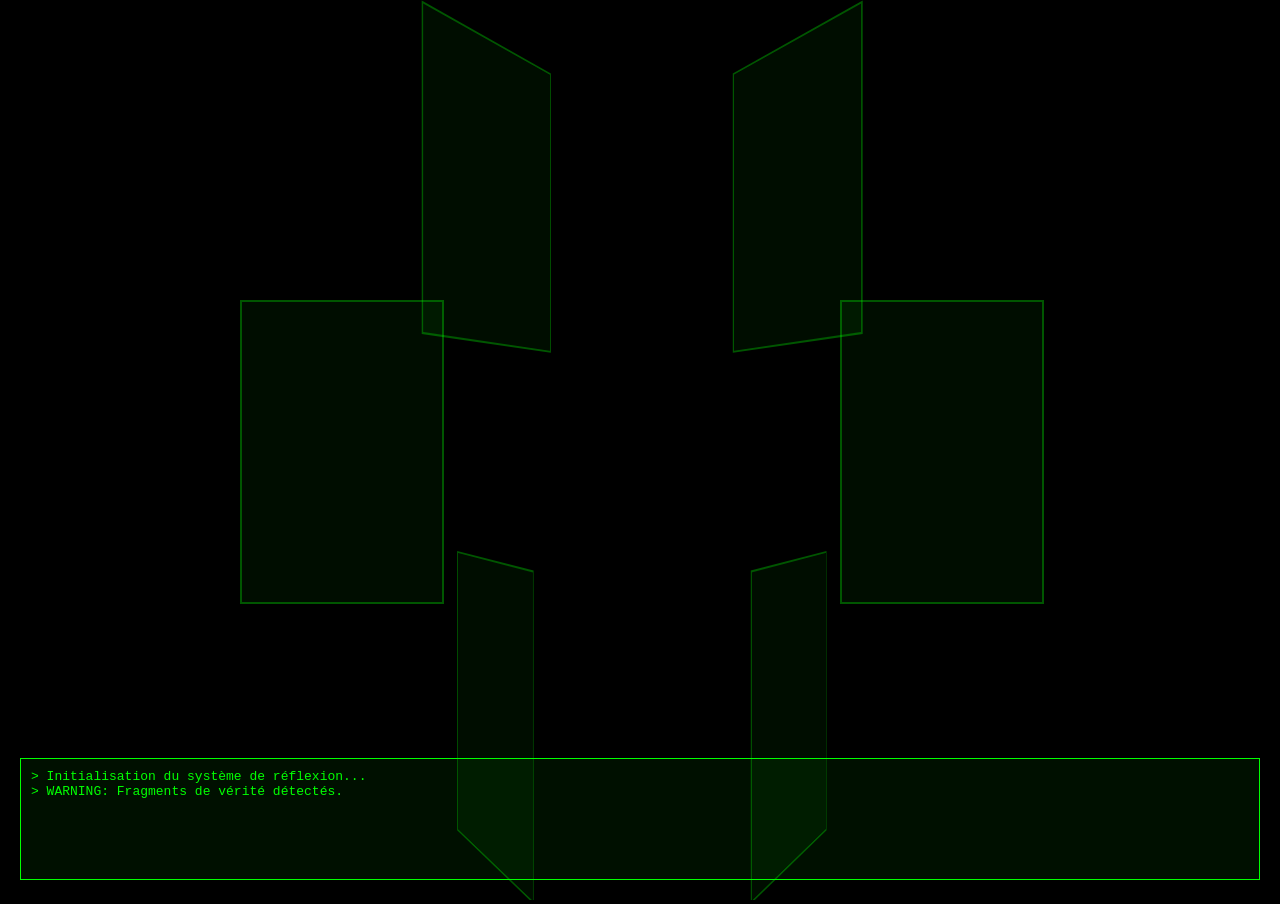
<file: levels/4.html>
<!DOCTYPE html>
<html>
<head>
    <style>
        :root {
            --mirror-count: 6;
            --reflection-opacity: 0.7;
        }
        body, html {
            margin: 0;
            height: 100vh;
            background: #000;
            color: #33ff33;
            font-family: monospace;
            overflow: hidden;
        }
        .mirror-room {
            perspective: 1000px;
            height: 100vh;
            position: relative;
        }
        .mirror {
            position: absolute;
            width: 200px;
            height: 300px;
            background: rgba(0, 255, 0, 0.05);
            border: 2px solid rgba(0, 255, 0, 0.3);
            transform-style: preserve-3d;
            transition: all 0.5s;
            cursor: pointer;
        }
        .reflection {
            position: absolute;
            top: 0;
            left: 0;
            width: 100%;
            height: 100%;
            display: flex;
            justify-content: center;
            align-items: center;
            font-size: 1.5em;
            opacity: var(--reflection-opacity);
            pointer-events: none;
        }
        .truth-fragment {
            display: none;
            position: absolute;
            color: #fff;
            text-shadow: 0 0 5px #0f0;
            font-size: 0.8em;
        }
        #console {
            position: fixed;
            bottom: 20px;
            left: 20px;
            right: 20px;
            height: 100px;
            background: rgba(0, 20, 0, 0.8);
            border: 1px solid #0f0;
            padding: 10px;
            font-family: monospace;
            color: #0f0;
            overflow-y: auto;
        }
    </style>
</head>
<body>
    <div class="mirror-room">
        <div id="console"></div>
    </div>

    <script>
        class MirrorMaze {
            constructor() {
                this.room = document.querySelector('.mirror-room');
                this.console = document.getElementById('console');
                this.sequence = [];
                this.truthFragments = [
                    "4E 6F 74", "68 69 6E 67", "69 73", "72 65 61 6C"
                ];
                this.init();
            }

            init() {
                this.createMirrors();
                this.initializeFragments();
                this.setupKeyboardListener();
                this.logMessage("Initialisation du système de réflexion...");
                this.logMessage("WARNING: Fragments de vérité détectés.");
            }

            createMirrors() {
                for(let i = 0; i < 6; i++) {
                    const mirror = document.createElement('div');
                    mirror.className = 'mirror';
                    const angle = (i * 60) * Math.PI / 180;
                    const radius = 300;
                    
                    mirror.style.transform = `
                        translate3d(
                            ${Math.cos(angle) * radius + window.innerWidth/2 - 100}px,
                            ${Math.sin(angle) * radius + window.innerHeight/2 - 150}px,
                            0
                        )
                        rotateY(${i * 60}deg)
                    `;
                    
                    const reflection = document.createElement('div');
                    reflection.className = 'reflection';
                    reflection.textContent = this.generateReflection();
                    mirror.appendChild(reflection);
                    
                    mirror.addEventListener('click', () => this.handleMirrorClick(i));
                    this.room.appendChild(mirror);
                }
            }

            generateReflection() {
                return [...Array(4)].map(() => 
                    String.fromCharCode(Math.floor(Math.random() * 26) + 65)
                ).join('');
            }

            initializeFragments() {
                this.truthFragments.forEach((fragment, i) => {
                    const elem = document.createElement('div');
                    elem.className = 'truth-fragment';
                    elem.textContent = fragment;
                    elem.style.transform = `translate3d(${Math.random() * window.innerWidth}px, ${Math.random() * window.innerHeight}px, 0)`;
                    this.room.appendChild(elem);
                });
            }

            handleMirrorClick(index) {
                const mirror = document.querySelectorAll('.mirror')[index];
                this.sequence.push(index);
                
                mirror.style.transform += ' scale(1.1)';
                setTimeout(() => {
                    mirror.style.transform = mirror.style.transform.replace(' scale(1.1)', '');
                }, 300);

                if (this.sequence.length === 4) {
                    this.checkSequence();
                }

                // Easter egg : Si on clique sur les miroirs dans le bon ordre,
                // les fragments de vérité apparaissent brièvement
                if ([3, 1, 4, 1, 5, 9].includes(index)) {
                    this.revealTruthFragments();
                }
            }

            revealTruthFragments() {
                document.querySelectorAll('.truth-fragment').forEach(fragment => {
                    fragment.style.display = 'block';
                    setTimeout(() => {
                        fragment.style.display = 'none';
                    }, 500);
                });
            }

            checkSequence() {
                // La séquence correcte est inspirée des premiers chiffres de pi
                const correctSequence = [3, 1, 4, 1];
                if (this.sequence.every((num, i) => num === correctSequence[i])) {
                    this.logMessage("Séquence correcte. Initialisation de la transition...");
                    setTimeout(() => {
                        window.location.href = '5.html';
                    }, 2000);
                } else {
                    this.logMessage("Séquence incorrecte. Réinitialisation...");
                    this.sequence = [];
                }
            }

            setupKeyboardListener() {
                // Commandes secrètes
                let buffer = '';
                document.addEventListener('keydown', (e) => {
                    buffer += e.key;
                    buffer = buffer.slice(-10);
                    
                    if (buffer.includes('mirror')) {
                        this.logMessage("HINT: Les miroirs reflètent π");
                    }
                    if (buffer.includes('truth')) {
                        this.decodeFragments();
                    }
                });
            }

            decodeFragments() {
                this.logMessage("Décodage des fragments...");
                this.truthFragments.forEach(fragment => {
                    const decoded = fragment.split(' ').map(hex => 
                        String.fromCharCode(parseInt(hex, 16))
                    ).join('');
                    this.logMessage(`Fragment décodé: ${decoded}`);
                });
            }

            logMessage(msg) {
                const line = document.createElement('div');
                line.textContent = `> ${msg}`;
                this.console.appendChild(line);
                this.console.scrollTop = this.console.scrollHeight;
            }
        }

        // Initialisation
        window.onload = () => {
            new MirrorMaze();
        };
    </script>
</body>
</html>
</file>
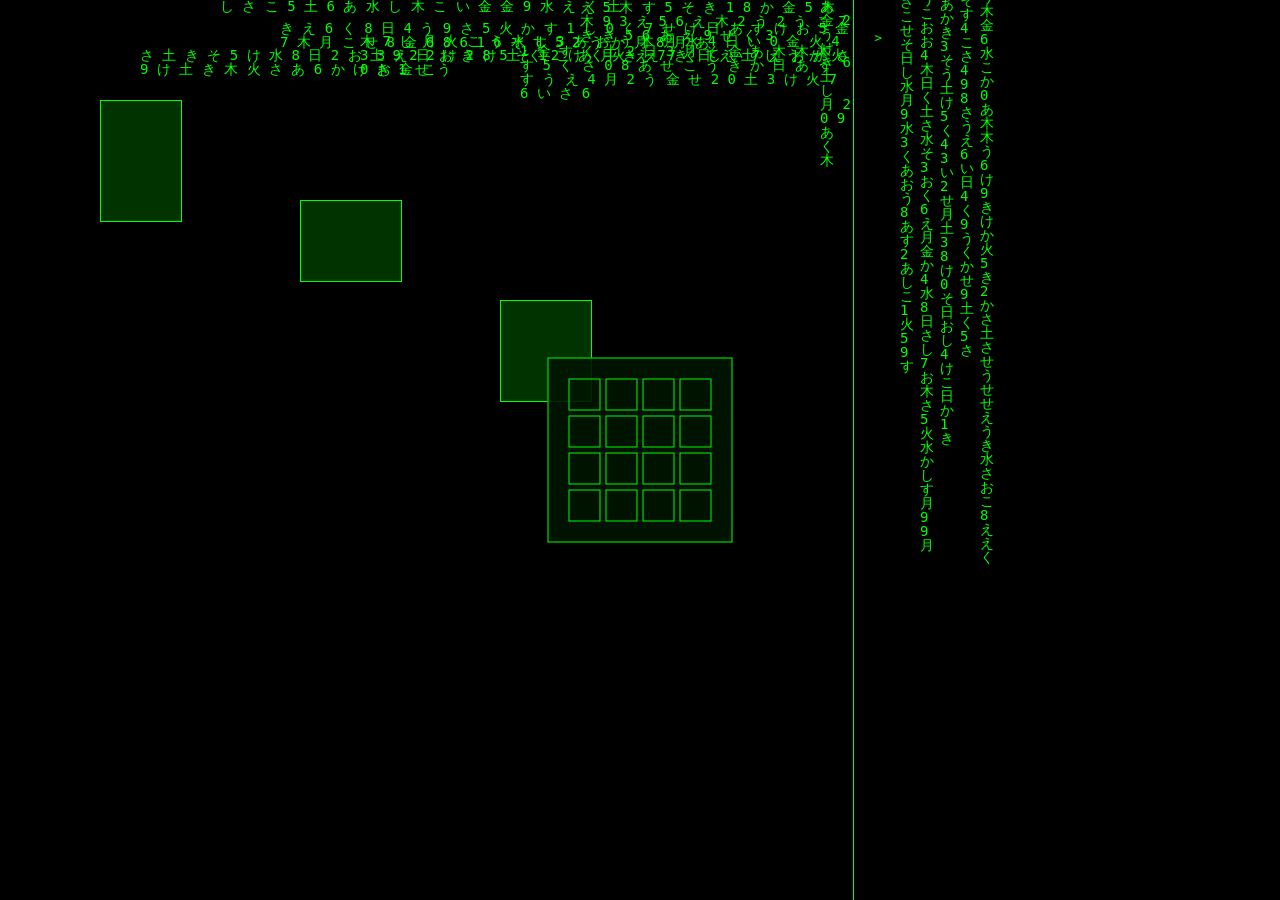
<file: levels/5.html>
<!DOCTYPE html>
<html>
<head>
    <style>
        :root {
            --glow: 0 0 5px #0f0, 0 0 10px #0f0;
        }
        body {
            margin: 0;
            height: 100vh;
            background: #000;
            color: #0f0;
            font-family: monospace;
            display: grid;
            grid-template-columns: 2fr 1fr;
            overflow: hidden;
        }
        #code-rain {
            position: relative;
            height: 100vh;
        }
        .code-column {
            position: absolute;
            font-size: 14px;
            line-height: 1;
            pointer-events: none;
        }
        #terminal {
            border-left: 1px solid #0f0;
            padding: 20px;
            overflow-y: auto;
            height: 100vh;
            box-sizing: border-box;
        }
        .input-line {
            display: flex;
            margin: 10px 0;
        }
        .prompt {
            color: #0f0;
            margin-right: 10px;
        }
        .cmd-input {
            background: transparent;
            border: none;
            color: #0f0;
            font-family: monospace;
            font-size: 14px;
            flex-grow: 1;
            outline: none;
        }
        .pattern {
            position: absolute;
            background: rgba(0, 255, 0, 0.2);
            border: 1px solid #0f0;
            pointer-events: none;
            transition: all 0.3s;
        }
        .highlight {
            color: #fff;
            text-shadow: var(--glow);
        }
        #memory-grid {
            display: none;
            position: absolute;
            top: 50%;
            left: 50%;
            transform: translate(-50%, -50%);
            background: rgba(0, 20, 0, 0.9);
            padding: 20px;
            border: 1px solid #0f0;
            grid-gap: 5px;
        }
        .memory-cell {
            width: 30px;
            height: 30px;
            border: 1px solid #0f0;
            display: flex;
            align-items: center;
            justify-content: center;
            cursor: pointer;
        }
    </style>
</head>
<body>
    <div id="code-rain"></div>
    <div id="terminal">
        <div id="output"></div>
        <div class="input-line">
            <span class="prompt">&gt;</span>
            <input type="text" class="cmd-input" autofocus>
        </div>
    </div>
    <div id="memory-grid"></div>

    <script>
        class MatrixSystem {
            constructor() {
                this.codeRain = document.getElementById('code-rain');
                this.terminal = document.getElementById('terminal');
                this.output = document.getElementById('output');
                this.input = document.querySelector('.cmd-input');
                this.memoryGrid = document.getElementById('memory-grid');
                this.patterns = [];
                this.sequenceFound = 0;

                this.commands = {
                    'help': () => this.help(),
                    'scan': () => this.scan(),
                    'analyze': (arg) => this.analyze(arg),
                    'decrypt': (arg) => this.decrypt(arg),
                    'memory': () => this.showMemory(),
                    'clear': () => this.clear()
                };

                this.init();
            }

            init() {
                this.setupCodeRain();
                this.setupTerminal();
                this.createPatterns();
                this.initMemoryGame();
            }

            setupCodeRain() {
                const chars = '月火水木金土日あいうえおかきくけこさしすせそ0123456789'.split('');
                for(let i = 0; i < 50; i++) {
                    const column = document.createElement('div');
                    column.className = 'code-column';
                    column.style.left = `${i * 20}px`;
                    column.style.top = `${Math.random() * -1000}px`;
                    column.style.animationDelay = `${Math.random() * 2}s`;
                    
                    let columnText = '';
                    for(let j = 0; j < 50; j++) {
                        columnText += chars[Math.floor(Math.random() * chars.length)] + '\n';
                    }
                    column.textContent = columnText;
                    
                    this.codeRain.appendChild(column);
                    this.animateColumn(column);
                }
            }

            animateColumn(column) {
                const speed = 50 + Math.random() * 50;
                let pos = parseFloat(column.style.top);
                
                const animate = () => {
                    pos += 1;
                    if(pos > window.innerHeight) {
                        pos = -1000;
                    }
                    column.style.top = `${pos}px`;
                    requestAnimationFrame(animate);
                };
                animate();
            }

            setupTerminal() {
                this.input.addEventListener('keydown', (e) => {
                    if(e.key === 'Enter') {
                        const cmd = this.input.value.trim().toLowerCase();
                        const [command, ...args] = cmd.split(' ');
                        
                        this.log(`> ${cmd}`);
                        
                        if(this.commands[command]) {
                            this.commands[command](args.join(' '));
                        } else {
                            this.log('Commande inconnue. Tapez "help" pour la liste des commandes.');
                        }
                        
                        this.input.value = '';
                    }
                });
            }

            createPatterns() {
                const patterns = [
                    {x: 100, y: 100, width: 80, height: 120, code: 'NEO'},
                    {x: 300, y: 200, width: 100, height: 80, code: 'TRINITY'},
                    {x: 500, y: 300, width: 90, height: 100, code: 'MORPHEUS'}
                ];

                patterns.forEach(pattern => {
                    const elem = document.createElement('div');
                    elem.className = 'pattern';
                    elem.style.left = `${pattern.x}px`;
                    elem.style.top = `${pattern.y}px`;
                    elem.style.width = `${pattern.width}px`;
                    elem.style.height = `${pattern.height}px`;
                    this.codeRain.appendChild(elem);
                });
            }

            initMemoryGame() {
                this.memoryGrid.style.display = 'grid';
                this.memoryGrid.style.gridTemplateColumns = 'repeat(4, 1fr)';
                
                const sequence = [7, 4, 1, 3, 8, 2, 6, 5];
                for(let i = 0; i < 16; i++) {
                    const cell = document.createElement('div');
                    cell.className = 'memory-cell';
                    cell.dataset.value = sequence.includes(i) ? '1' : '0';
                    cell.addEventListener('click', () => this.handleMemoryClick(cell));
                    this.memoryGrid.appendChild(cell);
                }
            }

            handleMemoryClick(cell) {
                if(cell.dataset.value === '1') {
                    cell.style.background = '#0f0';
                    this.sequenceFound++;
                    if(this.sequenceFound === 8) {
                        this.log('Séquence mémoire complète. Accès au niveau suivant...');
                        setTimeout(() => {
                            window.location.href = '6.html';
                        }, 2000);
                    }
                } else {
                    cell.style.background = '#f00';
                    setTimeout(() => {
                        cell.style.background = 'transparent';
                    }, 500);
                }
            }

            // Commandes
            help() {
                this.log(`
Commandes disponibles:
- scan : Analyse les motifs dans le code
- analyze <pattern> : Examine un motif spécifique
- decrypt <code> : Tente de décrypter un code
- memory : Active le mini-jeu de mémoire
- clear : Efface le terminal
                `);
            }

            scan() {
                this.log('Scan en cours...');
                setTimeout(() => {
                    this.log('Motifs détectés: NEO, TRINITY, MORPHEUS');
                }, 1000);
            }

            analyze(pattern) {
                const patterns = {
                    'neo': '鍵と扉',
                    'trinity': '真実の道',
                    'morpheus': '選択の時'
                };
                
                if(patterns[pattern]) {
                    this.log(`Analyse du motif ${pattern.toUpperCase()}: ${patterns[pattern]}`);
                } else {
                    this.log('Motif non reconnu');
                }
            }

            decrypt(code) {
                if(code === '鍵と扉') {
                    this.showMemory();
                } else {
                    this.log('Échec du décryptage');
                }
            }

            showMemory() {
                this.memoryGrid.style.display = 'grid';
                this.log('Mini-jeu de mémoire activé');
            }

            clear() {
                this.output.innerHTML = '';
            }

            log(message) {
                const line = document.createElement('div');
                line.textContent = message;
                this.output.appendChild(line);
                this.terminal.scrollTop = this.terminal.scrollHeight;
            }
        }

        // Initialisation
        window.onload = () => {
            new MatrixSystem();
        };
    </script>
</body>
</html>
</file>
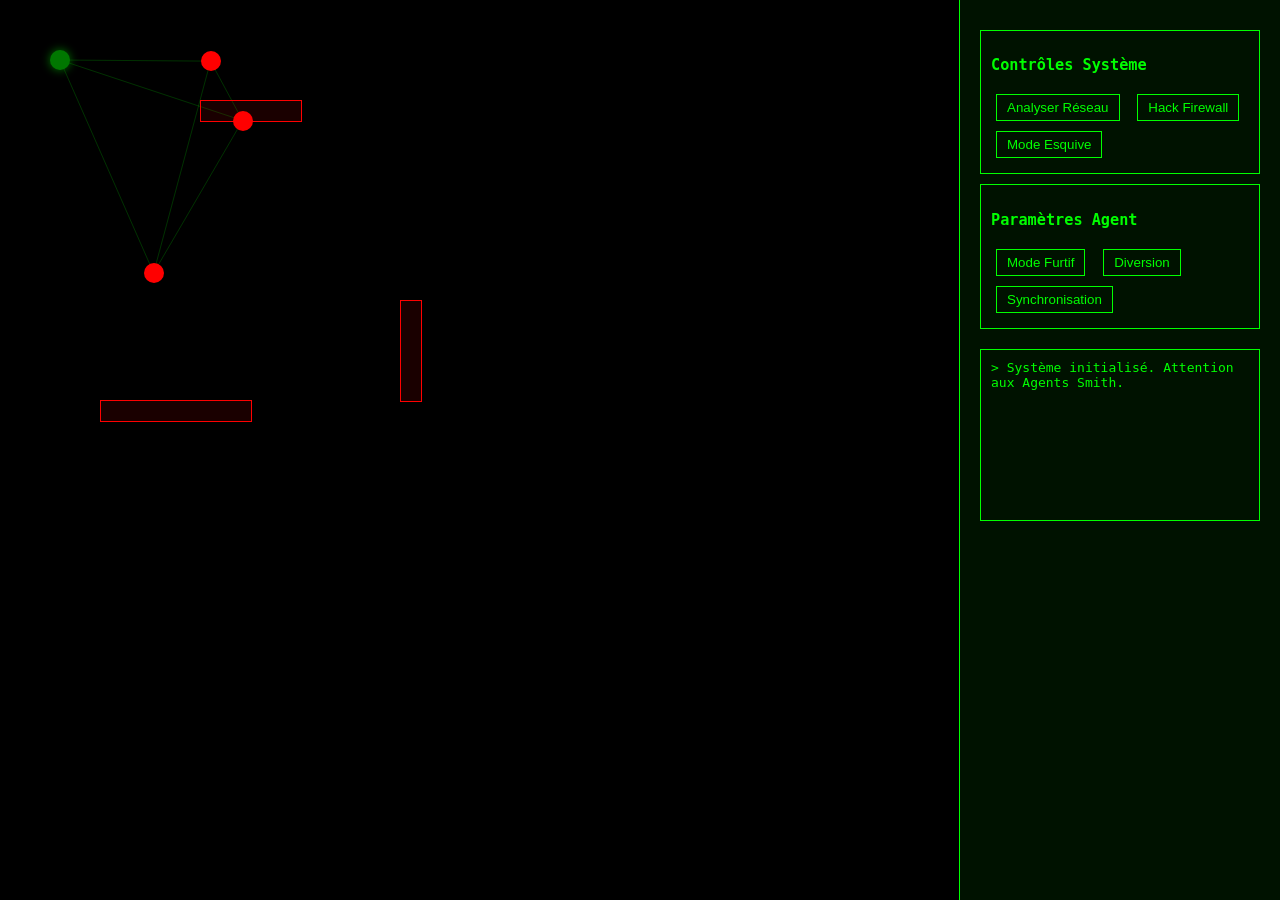
<file: levels/6.html>
<!DOCTYPE html>
<html>
<head>
    <style>
        :root {
            --agent-color: #00ff00;
            --danger-color: #ff0000;
            --safe-color: #007700;
        }
        body {
            margin: 0;
            height: 100vh;
            background: #000;
            color: var(--agent-color);
            font-family: monospace;
            overflow: hidden;
        }
        .grid-container {
            display: grid;
            grid-template-columns: 3fr 1fr;
            height: 100vh;
        }
        #simulation-area {
            position: relative;
            border-right: 1px solid var(--agent-color);
        }
        #control-panel {
            padding: 20px;
            background: rgba(0, 20, 0, 0.9);
        }
        .agent {
            position: absolute;
            width: 20px;
            height: 20px;
            background: var(--agent-color);
            border-radius: 50%;
            transition: all 0.3s ease;
        }
        .agent.smith {
            background: var(--danger-color);
        }
        .agent.neo {
            background: var(--safe-color);
            box-shadow: 0 0 10px var(--safe-color);
        }
        .path {
            position: absolute;
            background: rgba(0, 255, 0, 0.1);
            pointer-events: none;
        }
        .control-group {
            margin: 10px 0;
            padding: 10px;
            border: 1px solid var(--agent-color);
        }
        .button {
            background: transparent;
            border: 1px solid var(--agent-color);
            color: var(--agent-color);
            padding: 5px 10px;
            margin: 5px;
            cursor: pointer;
        }
        .button:hover {
            background: rgba(0, 255, 0, 0.2);
        }
        #status {
            margin-top: 20px;
            padding: 10px;
            border: 1px solid var(--agent-color);
            height: 150px;
            overflow-y: auto;
        }
        .firewall {
            position: absolute;
            background: rgba(255, 0, 0, 0.1);
            border: 1px solid var(--danger-color);
        }
        #network-map {
            position: absolute;
            pointer-events: none;
            width: 100%;
            height: 100%;
        }
    </style>
</head>
<body>
    <div class="grid-container">
        <div id="simulation-area">
            <canvas id="network-map"></canvas>
        </div>
        <div id="control-panel">
            <div class="control-group">
                <h3>Contrôles Système</h3>
                <button class="button" id="analyze">Analyser Réseau</button>
                <button class="button" id="hack">Hack Firewall</button>
                <button class="button" id="dodge">Mode Esquive</button>
            </div>
            <div class="control-group">
                <h3>Paramètres Agent</h3>
                <button class="button" id="stealth">Mode Furtif</button>
                <button class="button" id="distract">Diversion</button>
                <button class="button" id="sync">Synchronisation</button>
            </div>
            <div id="status"></div>
        </div>
    </div>

    <script>
        class AgentSystem {
            constructor() {
                this.agents = [];
                this.firewalls = [];
                this.paths = [];
                this.isStealthMode = false;
                this.isDodgeMode = false;
                this.simulation = document.getElementById('simulation-area');
                this.status = document.getElementById('status');
                this.networkMap = document.getElementById('network-map');
                this.ctx = this.networkMap.getContext('2d');
                
                this.init();
            }

            init() {
                this.setupCanvas();
                this.createAgents();
                this.createFirewalls();
                this.setupEventListeners();
                this.startSimulation();
                this.log('Système initialisé. Attention aux Agents Smith.');
            }

            setupCanvas() {
                this.networkMap.width = this.simulation.clientWidth;
                this.networkMap.height = this.simulation.clientHeight;
            }

            createAgents() {
                // Créer Agent Smith
                for(let i = 0; i < 3; i++) {
                    this.createAgent('smith', 
                        Math.random() * this.simulation.clientWidth,
                        Math.random() * this.simulation.clientHeight
                    );
                }
                
                // Créer Agent Neo
                this.createAgent('neo', 50, 50);
            }

            createAgent(type, x, y) {
                const agent = document.createElement('div');
                agent.className = `agent ${type}`;
                agent.style.left = `${x}px`;
                agent.style.top = `${y}px`;
                this.simulation.appendChild(agent);
                
                this.agents.push({
                    element: agent,
                    type: type,
                    x: x,
                    y: y,
                    targetX: x,
                    targetY: y
                });
            }

            createFirewalls() {
                const firewallPositions = [
                    {x: 200, y: 100, width: 100, height: 20},
                    {x: 400, y: 300, width: 20, height: 100},
                    {x: 100, y: 400, width: 150, height: 20}
                ];

                firewallPositions.forEach(pos => {
                    const firewall = document.createElement('div');
                    firewall.className = 'firewall';
                    firewall.style.left = `${pos.x}px`;
                    firewall.style.top = `${pos.y}px`;
                    firewall.style.width = `${pos.width}px`;
                    firewall.style.height = `${pos.height}px`;
                    this.simulation.appendChild(firewall);
                    this.firewalls.push(firewall);
                });
            }

            setupEventListeners() {
                document.getElementById('analyze').addEventListener('click', () => this.analyzeNetwork());
                document.getElementById('hack').addEventListener('click', () => this.hackFirewall());
                document.getElementById('dodge').addEventListener('click', () => this.toggleDodgeMode());
                document.getElementById('stealth').addEventListener('click', () => this.toggleStealthMode());
                document.getElementById('distract').addEventListener('click', () => this.createDistraction());
                document.getElementById('sync').addEventListener('click', () => this.synchronizeAgents());
                
                this.simulation.addEventListener('click', (e) => {
                    if(!this.isDodgeMode) {
                        const neo = this.agents.find(a => a.type === 'neo');
                        if(neo) {
                            neo.targetX = e.offsetX;
                            neo.targetY = e.offsetY;
                        }
                    }
                });
            }

            startSimulation() {
                requestAnimationFrame(() => this.updateSimulation());
            }

            updateSimulation() {
                this.ctx.clearRect(0, 0, this.networkMap.width, this.networkMap.height);
                
                // Mise à jour des positions des agents
                this.agents.forEach(agent => {
                    if(agent.type === 'smith') {
                        const neo = this.agents.find(a => a.type === 'neo');
                        if(neo && !this.isStealthMode) {
                            agent.targetX = neo.x;
                            agent.targetY = neo.y;
                        }
                    }

                    const dx = agent.targetX - agent.x;
                    const dy = agent.targetY - agent.y;
                    const distance = Math.sqrt(dx * dx + dy * dy);
                    
                    if(distance > 1) {
                        agent.x += dx * 0.02;
                        agent.y += dy * 0.02;
                        agent.element.style.left = `${agent.x}px`;
                        agent.element.style.top = `${agent.y}px`;
                    }
                });

                // Vérification des collisions
                const neo = this.agents.find(a => a.type === 'neo');
                const smiths = this.agents.filter(a => a.type === 'smith');
                
                smiths.forEach(smith => {
                    const dx = neo.x - smith.x;
                    const dy = neo.y - smith.y;
                    const distance = Math.sqrt(dx * dx + dy * dy);
                    
                    if(distance < 30 && !this.isDodgeMode) {
                        this.gameOver();
                        return;
                    }
                });

                // Dessin des connexions réseau
                this.drawNetworkConnections();
                
                requestAnimationFrame(() => this.updateSimulation());
            }

            drawNetworkConnections() {
                this.ctx.strokeStyle = 'rgba(0, 255, 0, 0.1)';
                this.ctx.beginPath();
                this.agents.forEach(agent => {
                    this.agents.forEach(other => {
                        if(agent !== other) {
                            this.ctx.moveTo(agent.x + 10, agent.y + 10);
                            this.ctx.lineTo(other.x + 10, other.y + 10);
                        }
                    });
                });
                this.ctx.stroke();
            }

            analyzeNetwork() {
                this.log('Analyse du réseau en cours...');
                setTimeout(() => {
                    const pattern = [3, 1, 4, 1, 5, 9];
                    this.log(`Motif détecté: ${pattern.join('-')}`);
                }, 1000);
            }

            hackFirewall() {
                this.log('Tentative de hack du firewall...');
                const firewall = this.firewalls[Math.floor(Math.random() * this.firewalls.length)];
                firewall.style.background = 'rgba(0, 255, 0, 0.2)';
                setTimeout(() => {
                    firewall.style.background = 'rgba(255, 0, 0, 0.1)';
                }, 2000);
            }

            toggleDodgeMode() {
                this.isDodgeMode = !this.isDodgeMode;
                this.log(`Mode esquive ${this.isDodgeMode ? 'activé' : 'désactivé'}`);
            }

            toggleStealthMode() {
                this.isStealthMode = !this.isStealthMode;
                const neo = this.agents.find(a => a.type === 'neo');
                if(neo) {
                    neo.element.style.opacity = this.isStealthMode ? '0.3' : '1';
                }
                this.log(`Mode furtif ${this.isStealthMode ? 'activé' : 'désactivé'}`);
            }

            createDistraction() {
                const x = Math.random() * this.simulation.clientWidth;
                const y = Math.random() * this.simulation.clientHeight;
                
                const distraction = document.createElement('div');
                distraction.className = 'agent';
                distraction.style.left = `${x}px`;
                distraction.style.top = `${y}px`;
                distraction.style.opacity = '0.5';
                this.simulation.appendChild(distraction);
                
                setTimeout(() => {
                    distraction.remove();
                }, 3000);
                
                const smiths = this.agents.filter(a => a.type === 'smith');
                smiths.forEach(smith => {
                    smith.targetX = x;
                    smith.targetY = y;
                });
            }

            synchronizeAgents() {
                if(this.checkSynchronizationPattern()) {
                    this.log('Synchronisation réussie! Passage au niveau suivant...');
                    setTimeout(() => {
                        window.location.href = '7.html';
                    }, 2000);
                } else {
                    this.log('Échec de la synchronisation. Motif incorrect.');
                }
            }

            checkSynchronizationPattern() {
                const pattern = this.paths.map(p => p.id).join('');
                return pattern === '314159';
            }

            gameOver() {
                this.log('Agent Neo capturé! Réinitialisation...');
                setTimeout(() => {
                    window.location.reload();
                }, 2000);
            }

            log(message) {
                const line = document.createElement('div');
                line.textContent = `> ${message}`;
                this.status.appendChild(line);
                this.status.scrollTop = this.status.scrollHeight;
            }
        }

        window.onload = () => {
            new AgentSystem();
        };
    </script>
</body>
</html>
</file>
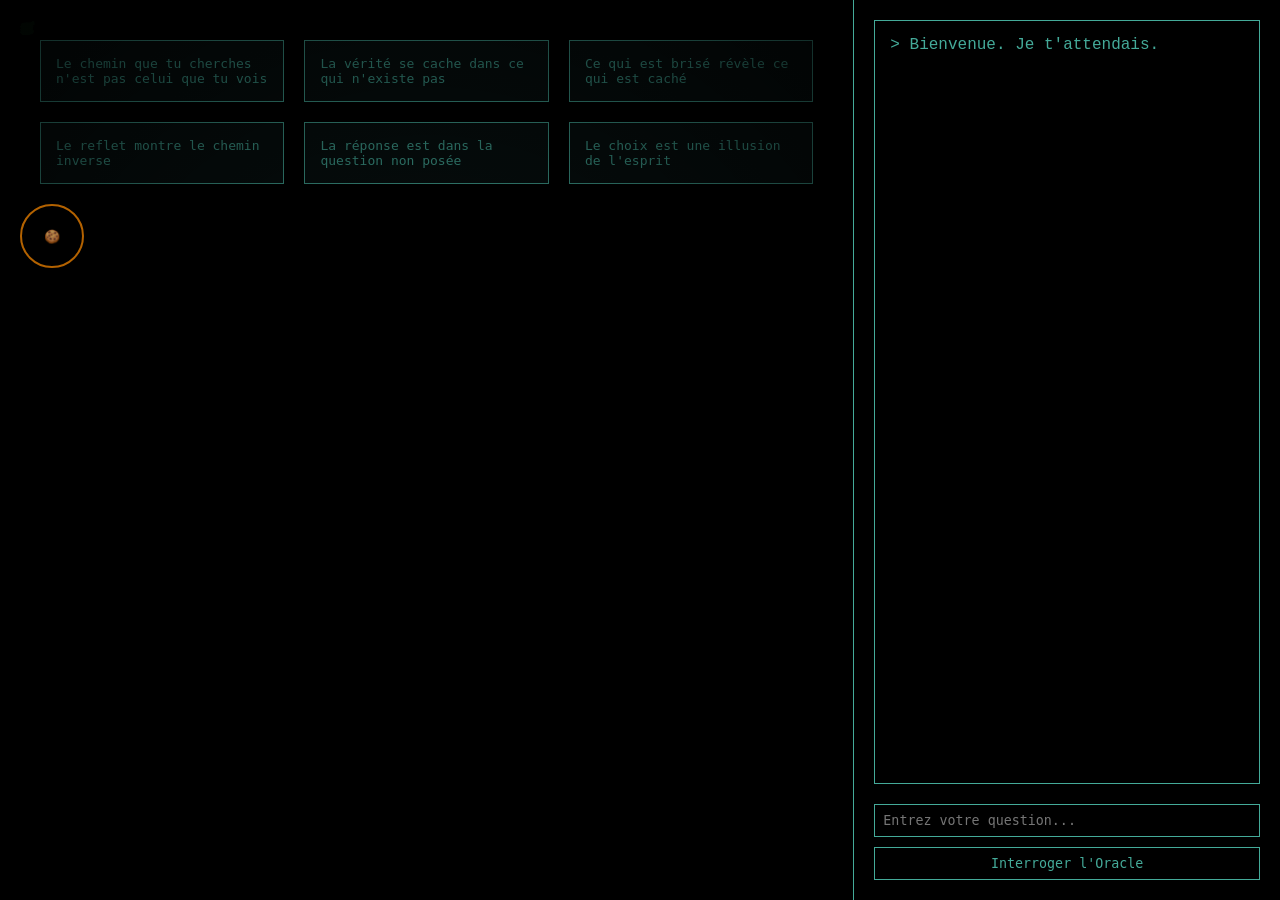
<file: levels/7.html>
<!DOCTYPE html>
<html>
<head>
    <style>
        :root {
            --oracle-primary: #4a9;
            --oracle-secondary: #2c5;
            --oracle-accent: #ff8c00;
        }
        body {
            margin: 0;
            height: 100vh;
            background: #000;
            color: var(--oracle-primary);
            font-family: monospace;
            display: grid;
            grid-template-columns: 2fr 1fr;
        }
        .vision-panel {
            padding: 20px;
            position: relative;
            overflow: hidden;
        }
        .prediction-wall {
            display: grid;
            grid-template-columns: repeat(3, 1fr);
            gap: 20px;
            padding: 20px;
        }
        .prediction-card {
            background: rgba(74, 153, 153, 0.1);
            border: 1px solid var(--oracle-primary);
            padding: 15px;
            cursor: pointer;
            transition: all 0.3s;
            position: relative;
            overflow: hidden;
        }
        .prediction-card:hover {
            background: rgba(74, 153, 153, 0.2);
            transform: translateY(-5px);
        }
        .prediction-card.active {
            border-color: var(--oracle-accent);
            box-shadow: 0 0 15px var(--oracle-accent);
        }
        .oracle-interface {
            border-left: 1px solid var(--oracle-primary);
            padding: 20px;
            display: flex;
            flex-direction: column;
        }
        .oracle-display {
            flex: 1;
            margin-bottom: 20px;
            border: 1px solid var(--oracle-primary);
            padding: 15px;
            overflow-y: auto;
            font-family: 'Courier New', monospace;
        }
        .input-panel {
            display: flex;
            flex-direction: column;
            gap: 10px;
        }
        .input-field {
            background: transparent;
            border: 1px solid var(--oracle-primary);
            color: var(--oracle-primary);
            padding: 8px;
            font-family: monospace;
        }
        .matrix-symbols {
            position: absolute;
            pointer-events: none;
            opacity: 0.1;
        }
        .symbol {
            position: absolute;
            font-size: 14px;
            color: var(--oracle-secondary);
        }
        .vision-overlay {
            position: absolute;
            top: 0;
            left: 0;
            right: 0;
            bottom: 0;
            pointer-events: none;
            background: 
                radial-gradient(
                    circle at 50% 50%,
                    transparent,
                    rgba(0, 0, 0, 0.8)
                );
        }
        .cookie-jar {
            position: absolute;
            width: 60px;
            height: 60px;
            border: 2px solid var(--oracle-accent);
            border-radius: 50%;
            display: flex;
            align-items: center;
            justify-content: center;
            cursor: pointer;
            opacity: 0.7;
            transition: all 0.3s;
        }
        .cookie-jar:hover {
            opacity: 1;
            transform: scale(1.1);
        }
        .spoon {
            position: absolute;
            width: 40px;
            height: 40px;
            border: 2px solid var(--oracle-primary);
            transition: all 0.3s;
            opacity: 0;
        }
        .spoon.reveal {
            opacity: 1;
            transform: rotate(45deg);
        }
        @keyframes float {
            0% { transform: translateY(0px); }
            50% { transform: translateY(-10px); }
            100% { transform: translateY(0px); }
        }
        .floating-text {
            animation: float 3s ease-in-out infinite;
        }
    </style>
</head>
<body>
    <div class="vision-panel">
        <div class="matrix-symbols" id="symbolContainer"></div>
        <div class="prediction-wall" id="predictionWall"></div>
        <div class="vision-overlay"></div>
        <div class="cookie-jar" id="cookieJar">🍪</div>
        <div class="spoon" id="spoon">🥄</div>
    </div>
    <div class="oracle-interface">
        <div class="oracle-display" id="oracleDisplay"></div>
        <div class="input-panel">
            <input type="text" class="input-field" id="userInput" placeholder="Entrez votre question...">
            <button class="input-field" onclick="oracle.askQuestion()">Interroger l'Oracle</button>
        </div>
    </div>

    <script>
        class OracleSystem {
            constructor() {
                this.predictions = [
                    { id: 1, text: "Le chemin que tu cherches n'est pas celui que tu vois", pattern: [3, 1, 4] },
                    { id: 2, text: "La vérité se cache dans ce qui n'existe pas", pattern: [1, 5, 9] },
                    { id: 3, text: "Ce qui est brisé révèle ce qui est caché", pattern: [2, 6, 5] },
                    { id: 4, text: "Le reflet montre le chemin inverse", pattern: [5, 3, 5] },
                    { id: 5, text: "La réponse est dans la question non posée", pattern: [8, 9, 7] },
                    { id: 6, text: "Le choix est une illusion de l'esprit", pattern: [9, 3, 2] }
                ];
                this.activePatterns = [];
                this.symbolElements = [];
                this.init();
            }

            init() {
                this.setupPredictionWall();
                this.createMatrixSymbols();
                this.setupEventListeners();
                this.displayMessage("Bienvenue. Je t'attendais.");
                this.animate();
            }

            setupPredictionWall() {
                const wall = document.getElementById('predictionWall');
                this.predictions.forEach(pred => {
                    const card = document.createElement('div');
                    card.className = 'prediction-card';
                    card.innerHTML = `
                        <div class="floating-text">${pred.text}</div>
                    `;
                    card.onclick = () => this.activatePrediction(pred);
                    wall.appendChild(card);
                });
            }

            createMatrixSymbols() {
                const container = document.getElementById('symbolContainer');
                for(let i = 0; i < 100; i++) {
                    const symbol = document.createElement('div');
                    symbol.className = 'symbol';
                    symbol.style.left = `${Math.random() * 100}%`;
                    symbol.style.top = `${Math.random() * 100}%`;
                    symbol.textContent = String.fromCharCode(0x30A0 + Math.random() * 96);
                    container.appendChild(symbol);
                    this.symbolElements.push({
                        element: symbol,
                        x: Math.random() * 100,
                        y: Math.random() * 100,
                        speed: 0.5 + Math.random() * 2
                    });
                }
            }

            setupEventListeners() {
                const cookieJar = document.getElementById('cookieJar');
                const spoon = document.getElementById('spoon');
                
                cookieJar.onclick = () => {
                    if(this.activePatterns.join('') === '314159') {
                        this.displayMessage("Il n'y a pas de cuillère... Passage au niveau suivant.");
                        setTimeout(() => {
                            window.location.href = '8.html';
                        }, 3000);
                    } else {
                        this.displayMessage("Tu dois d'abord comprendre la vérité.");
                    }
                };

                document.getElementById('userInput').addEventListener('keypress', (e) => {
                    if(e.key === 'Enter') {
                        this.askQuestion();
                    }
                });
            }

            activatePrediction(prediction) {
                const cards = document.querySelectorAll('.prediction-card');
                cards[prediction.id - 1].classList.toggle('active');
                
                const index = this.activePatterns.indexOf(prediction.pattern[0]);
                if(index === -1) {
                    this.activePatterns = [...this.activePatterns, ...prediction.pattern];
                } else {
                    this.activePatterns = this.activePatterns.filter((_, i) => 
                        i < index || i >= index + prediction.pattern.length
                    );
                }
                
                this.displayMessage(`Pattern activé: ${prediction.pattern.join('-')}`);
            }

            askQuestion() {
                const input = document.getElementById('userInput');
                const question = input.value.toLowerCase();
                
                if(question.includes('cuillère')) {
                    document.getElementById('spoon').classList.add('reveal');
                }
                
                const responses = {
                    'matrix': 'La Matrix est partout...',
                    'vérité': 'La vérité est ce que tu choisis de voir.',
                    'chemin': 'Le chemin que tu cherches se trouve dans les nombres.',
                    'choix': 'Tu as déjà fait ton choix. Tu essaies maintenant de comprendre pourquoi.'
                };

                const response = responses[Object.keys(responses).find(key => 
                    question.includes(key)
                )] || "La réponse est dans le pattern.";
                
                this.displayMessage(response);
                input.value = '';
            }

            displayMessage(message) {
                const display = document.getElementById('oracleDisplay');
                const line = document.createElement('div');
                line.textContent = `> ${message}`;
                display.appendChild(line);
                display.scrollTop = display.scrollHeight;
            }

            animate() {
                this.symbolElements.forEach(symbol => {
                    symbol.y += symbol.speed;
                    if(symbol.y > 100) {
                        symbol.y = -10;
                        symbol.x = Math.random() * 100;
                    }
                    symbol.element.style.top = `${symbol.y}%`;
                    symbol.element.style.left = `${symbol.x}%`;
                });
                requestAnimationFrame(() => this.animate());
            }
        }

        const oracle = new OracleSystem();
    </script>
</body>
</html>
</file>
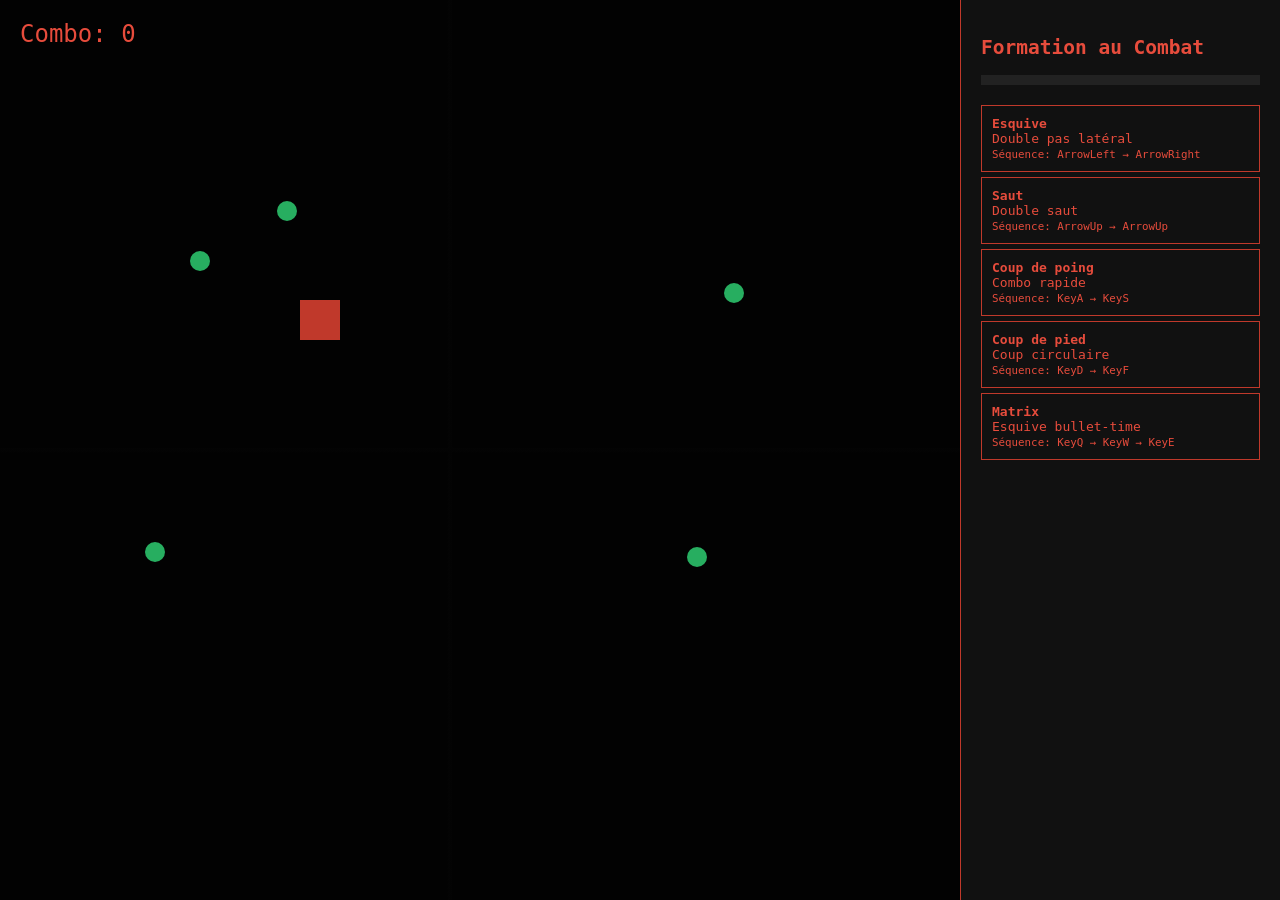
<file: levels/8.html>
<!DOCTYPE html>
<html>
<head>
    <style>
        :root {
            --dojo-primary: #c0392b;
            --dojo-secondary: #e74c3c;
            --energy-color: #27ae60;
        }
        body {
            margin: 0;
            height: 100vh;
            background: #000;
            font-family: monospace;
            display: grid;
            grid-template-columns: 3fr 1fr;
            overflow: hidden;
        }
        .training-area {
            position: relative;
            background: 
                linear-gradient(rgba(0,0,0,0.9), rgba(0,0,0,0.9)),
                url('data:image/svg+xml;utf8,<svg xmlns="http://www.w3.org/2000/svg" viewBox="0 0 100 100"><rect fill="%23111" width="100" height="100"/><path d="M0 50h100M50 0v100" stroke="%23222" stroke-width="0.5"/></svg>');
        }
        .character {
            position: absolute;
            width: 40px;
            height: 40px;
            background: var(--dojo-primary);
            transition: all 0.1s;
            transform-origin: center;
        }
        .character.moving {
            animation: characterMove 0.3s infinite alternate;
        }
        .move-trail {
            position: absolute;
            background: rgba(192, 57, 43, 0.2);
            pointer-events: none;
        }
        .combo-display {
            position: fixed;
            top: 20px;
            left: 20px;
            color: var(--dojo-secondary);
            font-size: 24px;
        }
        .control-panel {
            padding: 20px;
            background: #111;
            border-left: 1px solid var(--dojo-primary);
            color: var(--dojo-secondary);
        }
        .move-list {
            margin-top: 20px;
        }
        .move {
            padding: 10px;
            margin: 5px 0;
            border: 1px solid var(--dojo-primary);
            cursor: pointer;
            transition: all 0.3s;
        }
        .move:hover {
            background: rgba(192, 57, 43, 0.2);
        }
        .move.learned {
            border-color: var(--energy-color);
            color: var(--energy-color);
        }
        .energy-bar {
            width: 100%;
            height: 10px;
            background: #222;
            margin: 10px 0;
        }
        .energy-fill {
            height: 100%;
            background: var(--energy-color);
            transition: width 0.3s;
        }
        @keyframes characterMove {
            from { transform: scale(1); }
            to { transform: scale(1.1); }
        }
        .target {
            position: absolute;
            width: 20px;
            height: 20px;
            background: var(--energy-color);
            border-radius: 50%;
            transition: all 0.3s;
        }
        .sequence-display {
            position: fixed;
            bottom: 20px;
            left: 20px;
            color: var(--dojo-secondary);
        }
        .key-sequence {
            display: inline-block;
            padding: 5px 10px;
            margin: 0 5px;
            border: 1px solid var(--dojo-primary);
        }
    </style>
</head>
<body>
    <div class="training-area" id="trainingArea">
        <div class="combo-display" id="comboDisplay">Combo: 0</div>
        <div class="sequence-display" id="sequenceDisplay"></div>
        <div class="character" id="player"></div>
    </div>
    <div class="control-panel">
        <h2>Formation au Combat</h2>
        <div class="energy-bar">
            <div class="energy-fill" id="energyFill" style="width: 0%"></div>
        </div>
        <div class="move-list" id="moveList"></div>
    </div>

    <script>
        class TrainingSystem {
            constructor() {
                this.player = document.getElementById('player');
                this.trainingArea = document.getElementById('trainingArea');
                this.comboDisplay = document.getElementById('comboDisplay');
                this.sequenceDisplay = document.getElementById('sequenceDisplay');
                this.moveList = document.getElementById('moveList');
                this.energyFill = document.getElementById('energyFill');
                
                this.position = { x: 300, y: 300 };
                this.combo = 0;
                this.currentSequence = [];
                this.targets = [];
                this.learnedMoves = new Set();
                
                this.moves = [
                    { name: "Esquive", sequence: ["ArrowLeft", "ArrowRight"], desc: "Double pas latéral" },
                    { name: "Saut", sequence: ["ArrowUp", "ArrowUp"], desc: "Double saut" },
                    { name: "Coup de poing", sequence: ["KeyA", "KeyS"], desc: "Combo rapide" },
                    { name: "Coup de pied", sequence: ["KeyD", "KeyF"], desc: "Coup circulaire" },
                    { name: "Matrix", sequence: ["KeyQ", "KeyW", "KeyE"], desc: "Esquive bullet-time" }
                ];
                
                this.init();
            }

            init() {
                this.setupMoveList();
                this.setupEventListeners();
                this.spawnTargets();
                this.updatePlayer();
            }

            setupMoveList() {
                this.moves.forEach(move => {
                    const elem = document.createElement('div');
                    elem.className = 'move';
                    elem.innerHTML = `
                        <strong>${move.name}</strong><br>
                        ${move.desc}<br>
                        <small>Séquence: ${move.sequence.join(' → ')}</small>
                    `;
                    this.moveList.appendChild(elem);
                });
            }

            setupEventListeners() {
                document.addEventListener('keydown', (e) => {
                    this.handleKeyPress(e.code);
                });

                this.trainingArea.addEventListener('click', (e) => {
                    const rect = this.trainingArea.getBoundingClientRect();
                    this.moveToPosition(
                        e.clientX - rect.left,
                        e.clientY - rect.top
                    );
                });
            }

            handleKeyPress(key) {
                this.currentSequence.push(key);
                this.checkSequences();
                
                setTimeout(() => {
                    this.currentSequence = this.currentSequence
                        .filter(k => k !== key);
                }, 1000);
                
                this.updateSequenceDisplay();
            }

            checkSequences() {
                this.moves.forEach(move => {
                    if (this.checkSequence(move.sequence)) {
                        this.executeMove(move);
                    }
                });
            }

            checkSequence(sequence) {
                const len = sequence.length;
                return JSON.stringify(this.currentSequence.slice(-len)) === 
                       JSON.stringify(sequence);
            }

            executeMove(move) {
                this.player.style.animation = 'none';
                this.player.offsetHeight; // Trigger reflow
                this.player.style.animation = null;
                
                this.combo++;
                this.comboDisplay.textContent = `Combo: ${this.combo}`;
                this.learnedMoves.add(move.name);
                
                const energy = (this.learnedMoves.size / this.moves.length) * 100;
                this.energyFill.style.width = `${energy}%`;
                
                this.updateMoveList();
                this.createMoveTrail();

                if (this.learnedMoves.size === this.moves.length) {
                    this.complete();
                }
            }

            createMoveTrail() {
                const trail = document.createElement('div');
                trail.className = 'move-trail';
                trail.style.left = `${this.position.x}px`;
                trail.style.top = `${this.position.y}px`;
                trail.style.width = '40px';
                trail.style.height = '40px';
                
                this.trainingArea.appendChild(trail);
                setTimeout(() => trail.remove(), 300);
            }

            moveToPosition(x, y) {
                this.position = { x, y };
                this.updatePlayer();
                this.player.classList.add('moving');
                setTimeout(() => {
                    this.player.classList.remove('moving');
                }, 300);
            }

            updatePlayer() {
                this.player.style.left = `${this.position.x}px`;
                this.player.style.top = `${this.position.y}px`;
            }

            updateMoveList() {
                const moves = document.querySelectorAll('.move');
                moves.forEach((move, i) => {
                    if (this.learnedMoves.has(this.moves[i].name)) {
                        move.classList.add('learned');
                    }
                });
            }

            updateSequenceDisplay() {
                this.sequenceDisplay.innerHTML = this.currentSequence
                    .map(key => `<span class="key-sequence">${key}</span>`)
                    .join('');
            }

            spawnTargets() {
                for (let i = 0; i < 5; i++) {
                    const target = document.createElement('div');
                    target.className = 'target';
                    target.style.left = `${Math.random() * 80 + 10}%`;
                    target.style.top = `${Math.random() * 80 + 10}%`;
                    this.trainingArea.appendChild(target);
                    this.targets.push(target);
                }
            }

            complete() {
                alert("Formation terminée. Je connais le Kung Fu.");
                setTimeout(() => {
                    window.location.href = '9.html';
                }, 2000);
            }
        }

        const training = new TrainingSystem();
    </script>
</body>
</html>
</file>
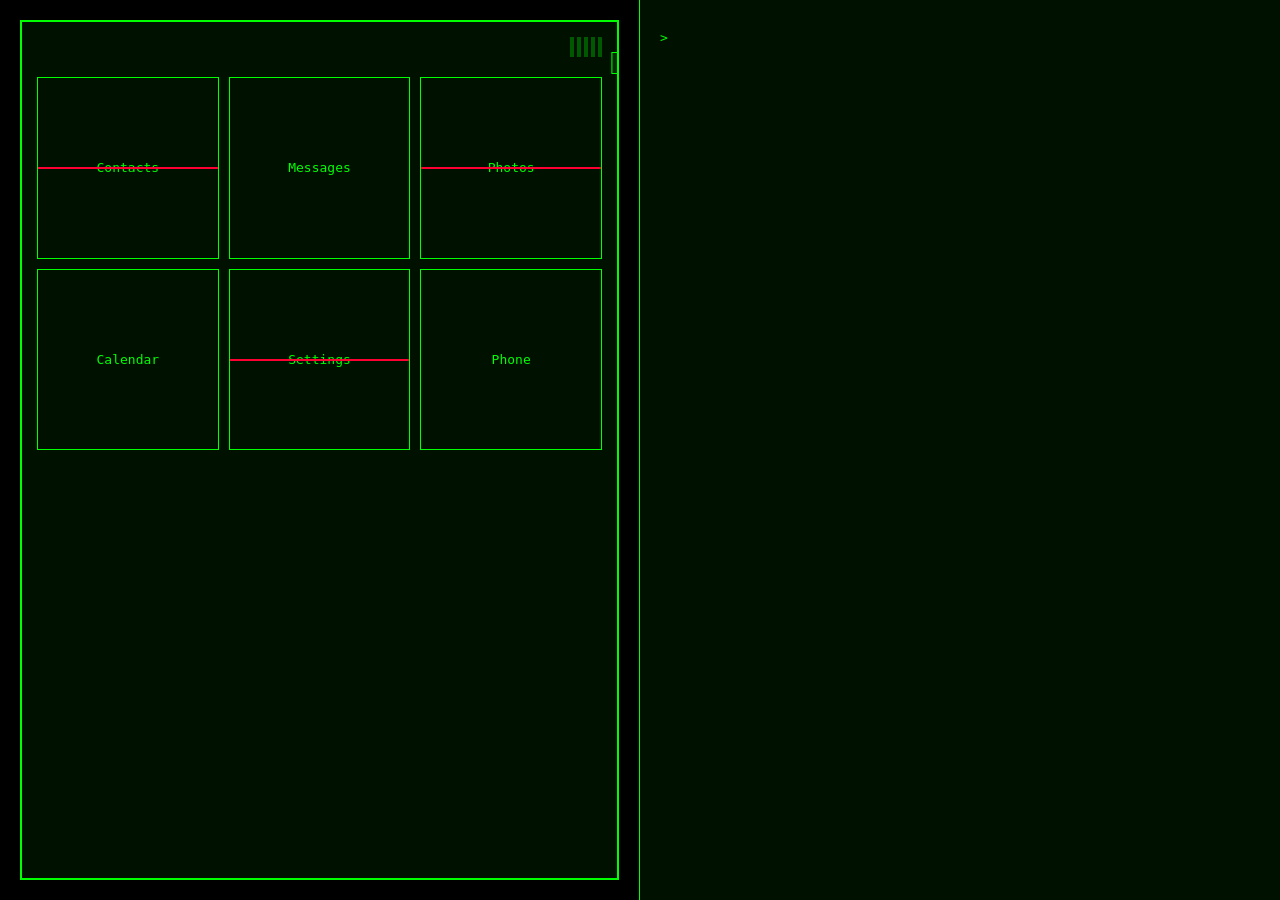
<file: levels/9.html>
<!DOCTYPE html>
<html>
<head>
    <style>
        :root {
            --phone-green: #00ff00;
            --phone-dark: #001100;
            --alert-red: #ff0033;
        }
        body {
            margin: 0;
            height: 100vh;
            background: #000;
            font-family: monospace;
            color: var(--phone-green);
            display: grid;
            grid-template-columns: 1fr 1fr;
        }
        .phone-interface {
            padding: 20px;
            border-right: 1px solid var(--phone-green);
            display: flex;
            flex-direction: column;
        }
        .phone-screen {
            flex: 1;
            border: 2px solid var(--phone-green);
            padding: 15px;
            position: relative;
            overflow: hidden;
            background: var(--phone-dark);
        }
        .signal-bar {
            height: 20px;
            display: flex;
            justify-content: flex-end;
            gap: 3px;
        }
        .signal {
            width: 4px;
            background: var(--phone-green);
            opacity: 0.3;
        }
        .signal.active {
            opacity: 1;
        }
        .app-grid {
            display: grid;
            grid-template-columns: repeat(3, 1fr);
            gap: 10px;
            margin-top: 20px;
        }
        .app {
            aspect-ratio: 1;
            border: 1px solid var(--phone-green);
            display: flex;
            align-items: center;
            justify-content: center;
            cursor: pointer;
            position: relative;
            overflow: hidden;
        }
        .app:hover {
            background: rgba(0, 255, 0, 0.1);
        }
        .app.vulnerable::after {
            content: '';
            position: absolute;
            width: 100%;
            height: 2px;
            background: var(--alert-red);
            animation: glitch 1s infinite;
        }
        .terminal {
            flex: 1;
            padding: 20px;
            background: var(--phone-dark);
            overflow-y: auto;
        }
        .terminal-line {
            margin: 5px 0;
            word-wrap: break-word;
        }
        .input-line {
            display: flex;
            margin-top: 10px;
        }
        .prompt {
            margin-right: 10px;
        }
        .cmd-input {
            background: transparent;
            border: none;
            color: var(--phone-green);
            font-family: monospace;
            flex: 1;
            outline: none;
        }
        .notification {
            position: absolute;
            top: 30px;
            right: 10px;
            background: rgba(0, 255, 0, 0.1);
            border: 1px solid var(--phone-green);
            padding: 10px;
            max-width: 200px;
            transform: translateX(120%);
            transition: transform 0.3s;
        }
        .notification.show {
            transform: translateX(0);
        }
        .process-list {
            display: none;
            position: absolute;
            top: 50%;
            left: 50%;
            transform: translate(-50%, -50%);
            background: var(--phone-dark);
            border: 1px solid var(--phone-green);
            padding: 20px;
            z-index: 10;
        }
        .process {
            padding: 5px;
            cursor: pointer;
        }
        .process:hover {
            background: rgba(0, 255, 0, 0.1);
        }
        @keyframes glitch {
            0% { transform: translateY(0); }
            25% { transform: translateY(2px); }
            50% { transform: translateY(-2px); }
            75% { transform: translateY(1px); }
            100% { transform: translateY(0); }
        }
        .modal {
            display: none;
            position: absolute;
            top: 50%;
            left: 50%;
            transform: translate(-50%, -50%);
            background: var(--phone-dark);
            border: 1px solid var(--phone-green);
            padding: 20px;
            z-index: 20;
        }
        .memory-view {
            display: grid;
            grid-template-columns: repeat(16, 1fr);
            gap: 2px;
            margin-top: 10px;
        }
        .memory-byte {
            width: 20px;
            height: 20px;
            border: 1px solid var(--phone-green);
            display: flex;
            align-items: center;
            justify-content: center;
            font-size: 10px;
            cursor: pointer;
        }
        .memory-byte.modified {
            background: rgba(0, 255, 0, 0.2);
        }
    </style>
</head>
<body>
    <div class="phone-interface">
        <div class="phone-screen">
            <div class="signal-bar">
                <div class="signal"></div>
                <div class="signal"></div>
                <div class="signal"></div>
                <div class="signal"></div>
                <div class="signal"></div>
            </div>
            <div class="app-grid"></div>
            <div class="notification"></div>
            <div class="process-list"></div>
            <div class="modal" id="memoryModal">
                <h3>Memory Viewer</h3>
                <div class="memory-view"></div>
            </div>
        </div>
    </div>
    <div class="terminal">
        <div id="output"></div>
        <div class="input-line">
            <span class="prompt">&gt;</span>
            <input type="text" class="cmd-input" autofocus>
        </div>
    </div>

    <script>
        class PhoneHackingSystem {
            constructor() {
                this.apps = [
                    { name: "Contacts", vulnerable: true, pid: 1001 },
                    { name: "Messages", vulnerable: false, pid: 1002 },
                    { name: "Photos", vulnerable: true, pid: 1003 },
                    { name: "Calendar", vulnerable: false, pid: 1004 },
                    { name: "Settings", vulnerable: true, pid: 1005 },
                    { name: "Phone", vulnerable: false, pid: 1006 }
                ];
                
                this.vulnerabilities = {
                    1001: { type: "buffer-overflow", offset: "0x45F2" },
                    1003: { type: "memory-leak", offset: "0x89AC" },
                    1005: { type: "race-condition", offset: "0x23D1" }
                };
                
                this.commandHistory = [];
                this.historyIndex = 0;
                this.exploitedApps = new Set();
                this.init();
            }

            init() {
                this.setupApps();
                this.setupTerminal();
                this.setupSignalStrength();
                this.createMemoryView();
            }

            setupApps() {
                const grid = document.querySelector('.app-grid');
                this.apps.forEach(app => {
                    const elem = document.createElement('div');
                    elem.className = `app${app.vulnerable ? ' vulnerable' : ''}`;
                    elem.textContent = app.name;
                    elem.onclick = () => this.openApp(app);
                    grid.appendChild(elem);
                });
            }

            setupTerminal() {
                const input = document.querySelector('.cmd-input');
                const output = document.getElementById('output');

                input.addEventListener('keydown', (e) => {
                    if(e.key === 'Enter') {
                        const cmd = input.value.trim().toLowerCase();
                        this.commandHistory.push(cmd);
                        this.historyIndex = this.commandHistory.length;
                        
                        this.processCommand(cmd);
                        input.value = '';
                    } else if(e.key === 'ArrowUp') {
                        e.preventDefault();
                        if(this.historyIndex > 0) {
                            this.historyIndex--;
                            input.value = this.commandHistory[this.historyIndex];
                        }
                    } else if(e.key === 'ArrowDown') {
                        e.preventDefault();
                        if(this.historyIndex < this.commandHistory.length - 1) {
                            this.historyIndex++;
                            input.value = this.commandHistory[this.historyIndex];
                        }
                    }
                });
            }

            processCommand(cmd) {
                const commands = {
                    'help': () => this.showHelp(),
                    'scan': () => this.scanSystem(),
                    'ps': () => this.listProcesses(),
                    'exploit': (args) => this.exploitApp(args[0]),
                    'memory': (args) => this.viewMemory(args[0]),
                    'inject': (args) => this.injectPayload(args[0], args[1]),
                    'clear': () => document.getElementById('output').innerHTML = ''
                };

                const [command, ...args] = cmd.split(' ');
                
                if(commands[command]) {
                    commands[command](args);
                } else {
                    this.log(`Commande inconnue: ${command}`);
                }
            }

            showHelp() {
                this.log(`
Commandes disponibles:
- scan : Scanner les applications vulnérables
- ps : Lister les processus en cours
- exploit <pid> : Exploiter une vulnérabilité
- memory <pid> : Visualiser la mémoire
- inject <pid> <payload> : Injecter un payload
- clear : Nettoyer le terminal
                `);
            }

            scanSystem() {
                this.log('Scan en cours...');
                setTimeout(() => {
                    const vulns = this.apps
                        .filter(app => app.vulnerable)
                        .map(app => `${app.name} (PID: ${app.pid})`);
                    this.log(`Applications vulnérables détectées :\n${vulns.join('\n')}`);
                }, 1000);
            }

            listProcesses() {
                const list = document.querySelector('.process-list');
                list.innerHTML = '';
                list.style.display = 'block';
                
                this.apps.forEach(app => {
                    const proc = document.createElement('div');
                    proc.className = 'process';
                    proc.textContent = `${app.name} (PID: ${app.pid})`;
                    proc.onclick = () => {
                        this.viewMemory(app.pid);
                        list.style.display = 'none';
                    };
                    list.appendChild(proc);
                });
            }

            exploitApp(pid) {
                pid = parseInt(pid);
                const app = this.apps.find(a => a.pid === pid);
                if(!app || !app.vulnerable) {
                    this.log('Application non vulnérable ou PID invalide');
                    return;
                }

                const vuln = this.vulnerabilities[pid];
                this.log(`Exploitation de ${app.name} en cours...`);
                this.exploitedApps.add(pid);

                setTimeout(() => {
                    this.log(`Vulnérabilité trouvée: ${vuln.type} à l'offset ${vuln.offset}`);
                    this.showNotification(`${app.name} exploité avec succès`);
                    
                    if(this.exploitedApps.size === 3) {
                        this.complete();
                    }
                }, 1500);
            }

            viewMemory(pid) {
                pid = parseInt(pid);
                const app = this.apps.find(a => a.pid === pid);
                if(!app) {
                    this.log('PID invalide');
                    return;
                }

                const modal = document.getElementById('memoryModal');
                const memoryView = modal.querySelector('.memory-view');
                memoryView.innerHTML = '';

                // Génération d'une vue mémoire simulée
                for(let i = 0; i < 256; i++) {
                    const byte = document.createElement('div');
                    byte.className = 'memory-byte';
                    byte.textContent = this.generateHexByte();
                    
                    if(app.vulnerable && this.vulnerabilities[pid]) {
                        const vuln = this.vulnerabilities[pid];
                        if(i === parseInt(vuln.offset.slice(2), 16) % 256) {
                            byte.classList.add('modified');
                            byte.title = vuln.type;
                        }
                    }
                    
                    memoryView.appendChild(byte);
                }

                modal.style.display = 'block';
            }

            generateHexByte() {
                return Math.floor(Math.random() * 256)
                    .toString(16)
                    .padStart(2, '0')
                    .toUpperCase();
            }

            injectPayload(pid, payload) {
                pid = parseInt(pid);
                const app = this.apps.find(a => a.pid === pid);
                if(!app || !this.exploitedApps.has(pid)) {
                    this.log('Application non exploitée ou PID invalide');
                    return;
                }

                this.log(`Injection du payload dans ${app.name}...`);
                // Simulation d'une injection réussie
                setTimeout(() => {
                    this.log('Payload injecté avec succès');
                    this.showMemory(pid);
                }, 1000);
            }

            setupSignalStrength() {
                const signals = document.querySelectorAll('.signal');
                let strength = 0;
                
                setInterval(() => {
                    strength = Math.min(5, Math.max(0, strength + Math.random() > 0.5 ? 1 : -1));
                    signals.forEach((sig, i) => {
                        sig.classList.toggle('active', i < strength);
                    });
                }, 1000);
            }

            showNotification(message) {
                const notif = document.querySelector('.notification');
                notif.textContent = message;
                notif.classList.add('show');
                
                setTimeout(() => {
                    notif.classList.remove('show');
                }, 3000);
            }

            log(message) {
                const output = document.getElementById('output');
                const line = document.createElement('div');
                line.className = 'terminal-line';
                line.textContent = message;
                output.appendChild(line);
                output.scrollTop = output.scrollHeight;
            }

            complete() {
                this.log('Système compromis avec succès. Transition vers le niveau suivant...');
                setTimeout(() => {
                    window.location.href = '10.html';
                }, 3000);
            }
        }

        const phone = new PhoneHackingSystem();
    </script>
</body>
</html>
</file>
<file: css/styles.css>
:root {
    --orange: rgb(212,160,23);
    --orange-15: rgba(212,160,23,0.15);
    --orange-05: rgba(212,160,23,0.05);
    --orange-02: rgba(212,160,23,0.02);
    --white-95: rgba(255,255,255,0.95);
    --white-70: rgba(255,255,255,0.7);
    --black: #000;
    --black-70: rgba(0,0,0,0.7);
}

* {
    margin: 0;
    padding: 0;
    box-sizing: border-box;
    transition: 0.3s cubic-bezier(0.4,0,0.2,1);
}

body, html {
    background: radial-gradient(circle at 50% 50%, var(--black) 0, var(--black) 60%, #010101 100%);
    color: var(--white-95);
    font-family: 'JetBrains Mono', monospace;
    line-height: 1.6;
    overflow-x: hidden;
    scroll-behavior: smooth;
    height: 100%;
}

.background-overlay {
    position: fixed;
    inset: 0;
    z-index: 1;
    pointer-events: none;
    mix-blend-mode: overlay;
    opacity: 0.8;
}

.matrix {
    position: fixed;
    inset: 0;
    z-index: 0;
}

header {
    position: fixed;
    top: 0;
    width: 100%;
    background: linear-gradient(180deg, rgba(0,0,0,0.9) 0%, transparent 100%);
    padding: 1rem;
    z-index: 100;
}

.nav {
    max-width: 1200px;
    margin: 0 auto;
    display: flex;
    justify-content: space-between;
    align-items: center;
}

.logo {
    font-size: 1.5rem;
    position: relative;
    text-decoration: none;
    color: var(--orange);
    letter-spacing: 0.2em;
}

.logo:after {
    content: '';
    position: absolute;
    bottom: -2px;
    left: 0;
    width: 100%;
    height: 1px;
    background: var(--orange-15);
    transform: scaleX(0);
    transition: transform 0.3s;
}

.logo:hover:after {
    transform: scaleX(1);
}

.dots {
    position: fixed;
    right: 2rem;
    top: 50%;
    transform: translateY(-50%);
    display: flex;
    flex-direction: column;
    gap: 1rem;
    z-index: 100;
}

.orb {
    width: 12px;
    height: 12px;
    border-radius: 50%;
    background: var(--orange-15);
    cursor: pointer;
    position: relative;
}

.orb:before {
    content: attr(data-section);
    position: absolute;
    top: 50%;
    right: 100%;
    transform: translateY(-50%);
    margin-right: 1rem;
    white-space: nowrap;
    color: var(--white-70);
    font-size: 0.8rem;
    opacity: 0;
    transition: opacity 0.3s;
}

.orb:hover:before {
    opacity: 1;
}

.orb.active {
    background: var(--orange);
}

section {
    position: relative;
    min-height: 100vh;
    padding: 6rem 2rem;
    display: flex;
    align-items: center;
    justify-content: center;
}

section::before {
    content: '';
    position: absolute;
    inset: 0;
    background: linear-gradient(45deg, var(--orange-15), transparent);
    opacity: 0;
    transition: 0.5s;
    pointer-events: none;
}

section:hover::before {
    opacity: 0.05;
}

.container {
    position: relative;
    width: 100%;
    max-width: 1200px;
    margin: 0 auto;
    z-index: 1;
}

.title {
    position: relative;
    color: var(--orange);
    letter-spacing: 0.2em;
    font-family: Cyberpunk, 'JetBrains Mono', monospace;
    font-size: 2.5rem;
    margin-bottom: 2rem;
    display: inline-block;
    text-transform: uppercase;
    font-weight: 300;
}

.title:after {
    content: '';
    position: absolute;
    bottom: -5px;
    left: 0;
    width: 100%;
    height: 1px;
    background: linear-gradient(90deg, transparent, var(--orange), transparent);
}

.grid {
    display: grid;
    grid-template-columns: repeat(auto-fit, minmax(300px, 1fr));
    gap: 2rem;
    margin-top: 2rem;
}

.card {
    position: relative;
    background: rgba(0,0,0,0.5);
    border: 1px solid rgba(212,160,23,0.1);
    border-radius: 8px;
    padding: 2rem;
    transition: transform 0.4s, box-shadow 0.4s;
    backdrop-filter: blur(10px);
}

.card::after {
    content: '';
    position: absolute;
    inset: 0;
    border: 1px solid transparent;
    border-radius: 8px;
    background: linear-gradient(45deg, transparent 50%, var(--orange-15) 100%);
    opacity: 0;
    transition: 0.3s;
    pointer-events: none;
}

.card:hover {
    transform: translateY(-8px);
    box-shadow: 0 10px 30px var(--orange-15);
}

.card:hover::after {
    opacity: 0.1;
}

.code {
    position: relative;
    background: rgba(0,0,0,0.95);
    border: 1px solid var(--orange-15);
    border-radius: 8px;
    padding: 1.5rem;
    font-family: 'Fira Code', monospace;
    backdrop-filter: blur(5px);
}

.code:before {
    content: '● ● ●';
    position: absolute;
    top: 0.5rem;
    left: 1rem;
    color: var(--orange-15);
    letter-spacing: 0.5rem;
}

.typing {
    margin-top: 1.5rem;
    color: var(--white-70);
}

.typing span {
    color: var(--orange);
}

.skills {
    display: flex;
    flex-wrap: wrap;
    gap: 1rem;
    margin-top: 1rem;
}

.item {
    position: relative;
    cursor: pointer;
    background: var(--orange-15);
    padding: 0.5rem 1rem;
    border-radius: 4px;
    font-size: 0.9rem;
    color: var(--white-95);
    overflow: hidden;
}

.item:after {
    content: '';
    position: absolute;
    bottom: 0;
    left: 0;
    width: 100%;
    height: 2px;
    background: var(--orange);
    transform: scaleX(0);
    transform-origin: right;
    transition: transform 0.5s;
}

.item:hover {
    background: var(--orange);
    color: var(--black);
    transform: translateY(-3px);
}

.item:hover:after {
    transform: scaleX(1);
    transform-origin: left;
}

.social {
    display: flex;
    justify-content: center;
    gap: 2rem;
    margin-top: 1rem;
}

.icon {
    color: var(--white-70);
    font-size: 1.5rem;
    transition: color 0.3s;
}

.icon:hover {
    color: var(--orange);
}

.anchor {
    color: var(--white-95);
    text-decoration: none;
    display: block;
    transition: 0.3s;
}

.anchor:hover {
    transform: translateY(-5px);
}

.anchor i {
    margin-left: 0.5rem;
    opacity: 0.7;
    transition: opacity 0.3s;
}

.anchor:hover i {
    opacity: 1;
    color: var(--orange);
}

.fade {
    opacity: 0;
    animation: fadeIn 2s forwards;
}

.pulse {
    animation: pulse 2s infinite;
}

.item.glow {
    animation: glow 3s infinite;
}

.item.float {
    animation: float 4s infinite;
}

@keyframes fadeIn {
    from {
        opacity: 0;
        transform: translateY(40px);
    }
    to {
        opacity: 1;
        transform: translateY(0);
    }
}

@keyframes pulse {
    0%, 100% {
        transform: scale(1);
    }
    50% {
        transform: scale(1.05);
    }
}

@keyframes glow {
    0%, 100% {
        box-shadow: 0 0 5px var(--orange-15);
    }
    50% {
        box-shadow: 0 0 20px var(--orange);
    }
}

@keyframes float {
    0%, 100% {
        transform: translateY(0);
    }
    50% {
        transform: translateY(-8px);
    }
}

@media (max-width: 768px) {
    .dots {
        right: 1rem;
    }

    .title {
        font-size: 2rem;
    }

    .grid {
        grid-template-columns: 1fr;
    }

    .card {
        padding: 1.5rem;
    }
}
</file>
